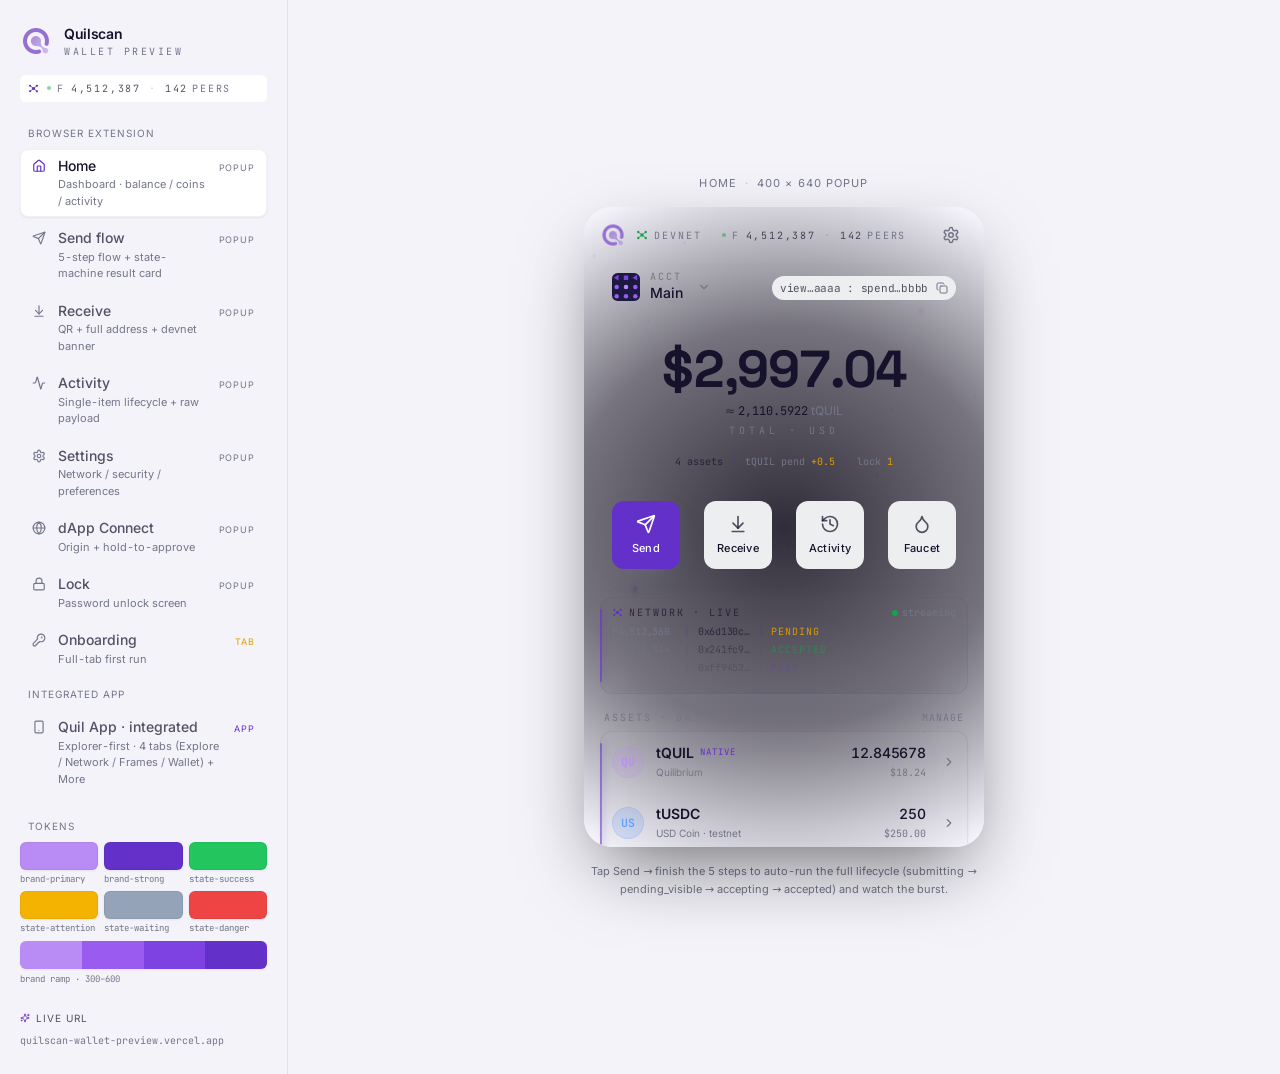
<file: index.html>
<!doctype html>
<html lang="zh-CN">
  <head>
    <meta charset="UTF-8" />
    <meta name="viewport" content="width=device-width, initial-scale=1.0" />
    <title>Quilscan Wallet · Preview</title>
    <!-- fonts are self-hosted (bundled via @fontsource): external font CDNs
         are render-blocking and unreachable on some networks -->
    <script type="module" crossorigin src="./assets/index-hF5YzxLl.js"></script>
    <link rel="stylesheet" crossorigin href="./assets/index-Dc8z_per.css">
  </head>
  <body>
    <div id="root"></div>
  </body>
</html>
</file>
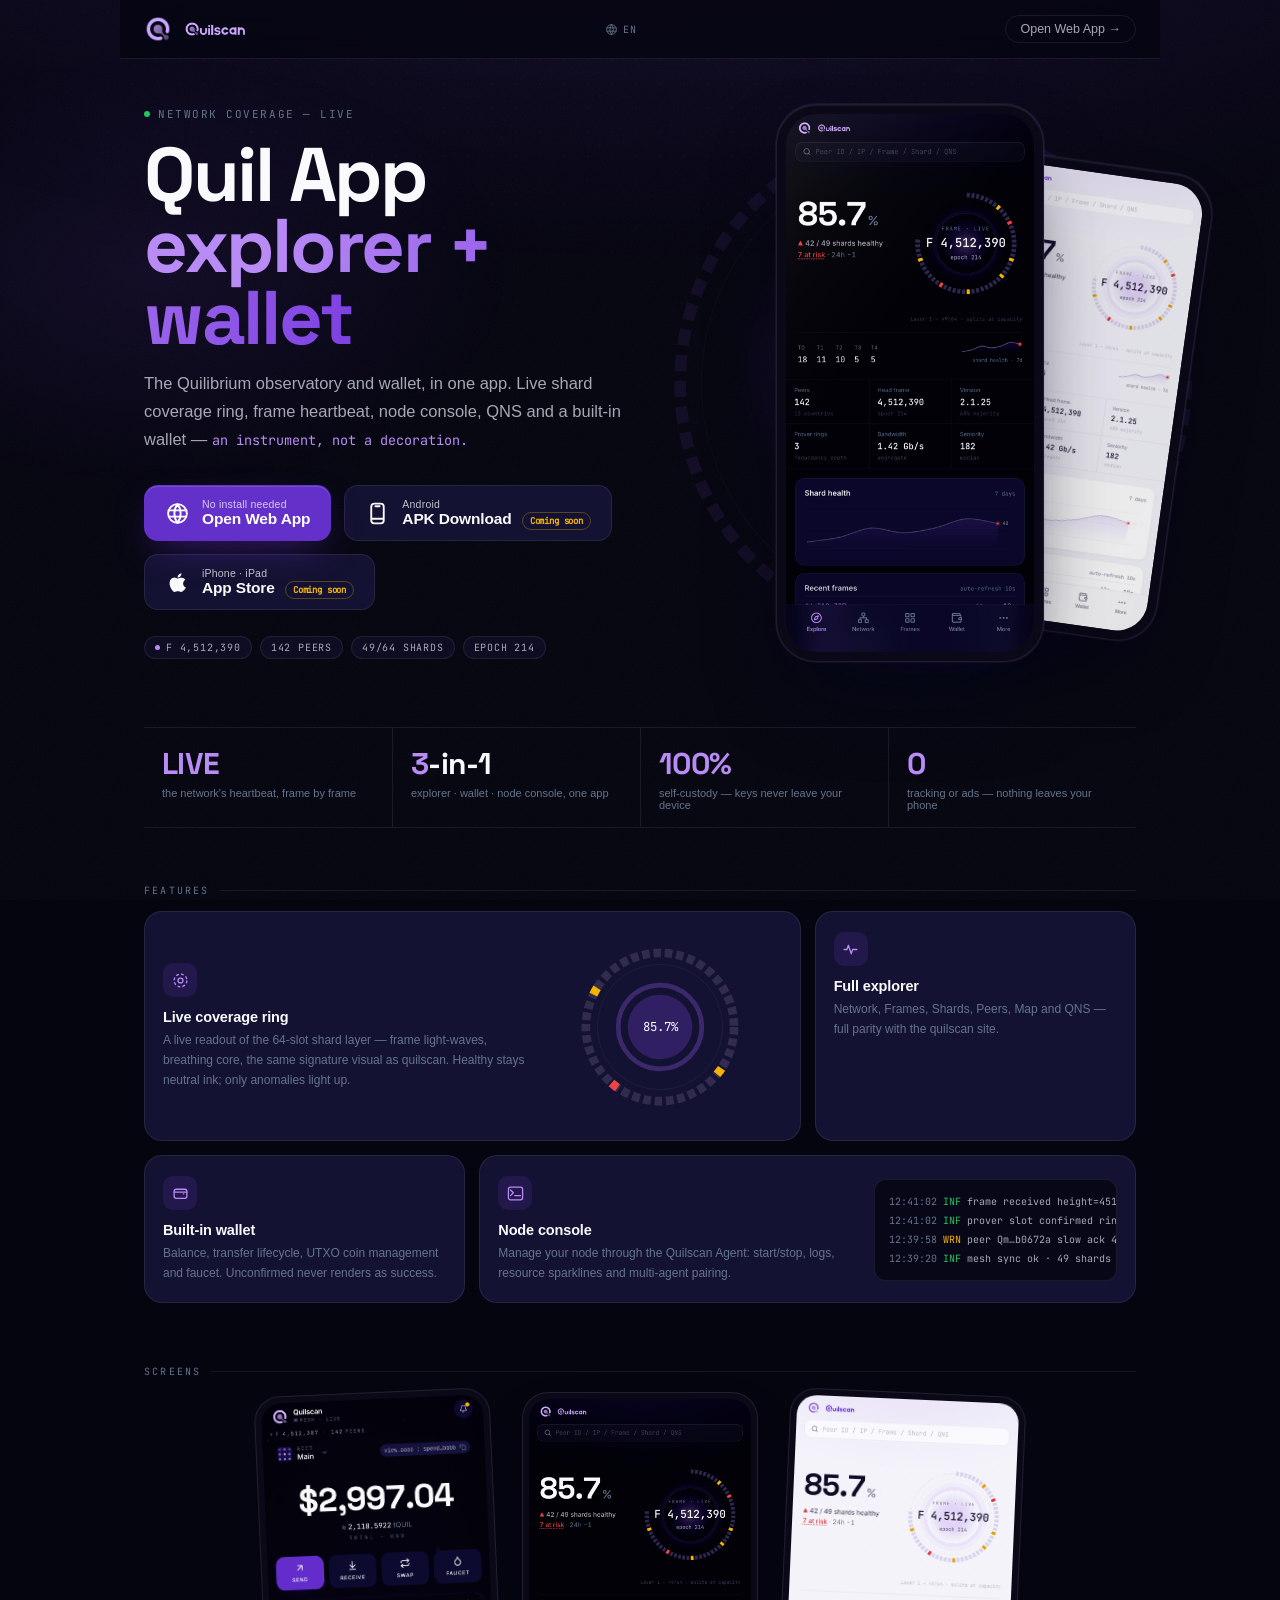
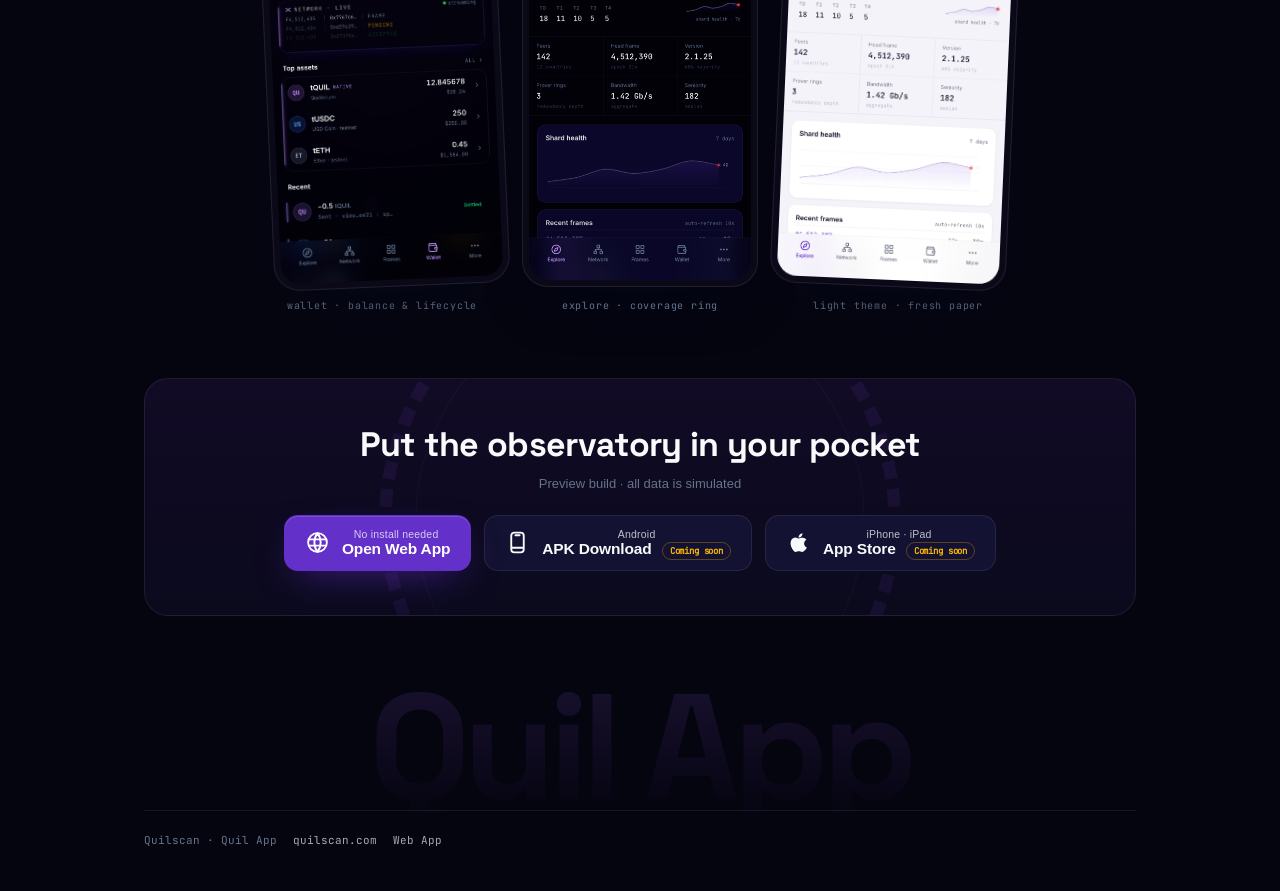
<file: download/index.html>
<!doctype html>
<html lang="en">
<head>
<meta charset="utf-8" />
<meta name="viewport" content="width=device-width, initial-scale=1" />
<title>Quil App — Quilibrium explorer + wallet</title>
<meta name="description" content="Quil App — the Quilibrium observatory and wallet in one app. Live shard coverage, frame heartbeat, node console and a built-in wallet." />
<meta property="og:title" content="Quil App — explorer + wallet" />
<meta property="og:description" content="The Quilibrium observatory and wallet, in one app. Live shard coverage ring, frame heartbeat, node console, QNS and a built-in wallet." />
<meta property="og:image" content="https://ethan-mr.github.io/quil-app-preview/download/img/01-dark-explore.png" />
<meta property="og:type" content="website" />
<style>
  /* Quilscan design tokens — cosmos (mirrors the app's tokens.css) */
  @font-face {
    font-family: 'Space Grotesk';
    src: url('./fonts/space-grotesk-latin-700-normal.woff2') format('woff2');
    font-weight: 700; font-display: swap;
  }
  @font-face {
    font-family: 'JetBrains Mono';
    src: url('./fonts/jetbrains-mono-latin-400-normal.woff2') format('woff2');
    font-weight: 400; font-display: swap;
  }
  :root {
    --bg-canvas: #050510;
    --bg-surface: #141232;
    --bg-elevated: #1c1940;
    --border-subtle: rgba(255,255,255,0.08);
    --brand-300: #b98cf5; --brand-400: #9a5cf0; --brand-500: #7f42e2; --brand-600: #6330ca;
    --text-primary: #f8fafc;
    --text-secondary: rgba(226,232,240,0.72);
    --text-tertiary: #64748b;
    --state-success: #22c55e;
    --state-attention: #f5b301;
    --sans: -apple-system, BlinkMacSystemFont, 'Segoe UI', 'PingFang SC', 'Hiragino Sans GB', 'Microsoft YaHei', sans-serif;
    --mono: 'JetBrains Mono', ui-monospace, SFMono-Regular, Menlo, monospace;
    --display: 'Space Grotesk', var(--sans);
    --ease: cubic-bezier(.22,1,.36,1);
  }
  * { margin: 0; padding: 0; box-sizing: border-box; }
  ::selection { background: var(--brand-500); color: #fff; }
  a:focus-visible, .btn:focus-visible { outline: 2px solid var(--brand-400); outline-offset: 3px; border-radius: 14px; }
  html { scroll-behavior: smooth; }
  body {
    background: var(--bg-canvas);
    color: var(--text-primary);
    font-family: var(--sans);
    -webkit-font-smoothing: antialiased;
    min-height: 100vh;
    overflow-x: hidden;
  }
  .wash {
    position: fixed; inset: 0; pointer-events: none; z-index: 0;
    background:
      radial-gradient(130% 70% at 50% -20%, rgba(127,66,226,0.17) 0%, rgba(127,66,226,0.05) 45%, transparent 70%);
  }
  .wash2 {
    position: fixed; inset: 0; pointer-events: none; z-index: 0;
    background: radial-gradient(40% 34% at 12% 30%, rgba(127,66,226,.10) 0%, transparent 70%);
  }
  .noise {
    position: fixed; inset: 0; pointer-events: none; z-index: 2; opacity: .05;
    background-image: url("data:image/svg+xml,%3Csvg xmlns='http://www.w3.org/2000/svg' width='160' height='160'%3E%3Cfilter id='n'%3E%3CfeTurbulence type='fractalNoise' baseFrequency='0.9' numOctaves='2'/%3E%3CfeColorMatrix values='0 0 0 0 1 0 0 0 0 1 0 0 0 0 1 0 0 0 0.6 0'/%3E%3C/filter%3E%3Crect width='160' height='160' filter='url(%23n)'/%3E%3C/svg%3E");
  }
  .grid-tex {
    position: fixed; inset: 0; pointer-events: none; z-index: 0;
    background-image:
      radial-gradient(rgba(154,92,240,0.05) 1px, transparent 1px),
      radial-gradient(rgba(154,92,240,0.05) 1px, transparent 1px);
    background-size: 24px 24px, 24px 24px;
    background-position: 0 0, 12px 12px;
    mask-image: radial-gradient(100% 60% at 50% 0%, black 0%, transparent 80%);
    -webkit-mask-image: radial-gradient(100% 60% at 50% 0%, black 0%, transparent 80%);
  }
  .page { position: relative; z-index: 3; max-width: 1040px; margin: 0 auto; padding: 0 24px; }

  /* entrance rhythm — rare, strong ease-out */
  .rise { animation: rise .5s var(--ease) both; animation-delay: var(--d, 0ms); }
  @keyframes rise { from { opacity: 0; transform: translateY(14px); } to { opacity: 1; transform: none; } }
  @media (prefers-reduced-motion: reduce) { .rise { animation: none } }

  header.top {
    position: sticky; top: 0; z-index: 7;
    display: flex; align-items: center; gap: 12px;
    padding: 15px 24px; margin: 0 -24px;
    background: rgba(5,5,16,.72);
    backdrop-filter: blur(14px); -webkit-backdrop-filter: blur(14px);
    border-bottom: 1px solid var(--border-subtle);
  }
  header.top .web {
    margin-left: auto; font-size: 12.5px; color: var(--text-secondary); text-decoration: none;
    border: 1px solid var(--border-subtle); border-radius: 999px; padding: 6px 14px;
    transition: color .2s, border-color .2s;
  }
  header.top .web:hover { color: var(--brand-300); border-color: rgba(185,140,245,.4); }
  .langs {
    margin-left: auto; display: flex; align-items: center; gap: 5px;
    color: var(--text-tertiary); cursor: pointer; transition: color .2s;
  }
  .langs:hover { color: var(--text-secondary); }
  .langs svg { width: 13px; height: 13px; }
  .langs select {
    appearance: none; -webkit-appearance: none;
    background: none; border: none; outline: none; cursor: pointer;
    font-family: var(--mono); font-size: 10px; letter-spacing: .06em;
    color: inherit; padding: 4px 0;
  }
  .langs + .web { margin-left: 0; }

  /* ───────── hero ───────── */
  .hero {
    display: grid; grid-template-columns: 1.05fr 0.95fr; gap: 40px;
    align-items: center; padding: 44px 0 30px;
  }
  @media (max-width: 840px) { .hero { grid-template-columns: 1fr; padding: 20px 0 24px; gap: 52px; } }

  .eyebrow {
    font-family: var(--mono); font-size: 11px; letter-spacing: 0.14em;
    text-transform: uppercase; color: var(--text-tertiary);
    display: flex; align-items: center; gap: 8px;
  }
  .eyebrow .dot {
    width: 6px; height: 6px; border-radius: 50%; background: var(--state-success);
    animation: breathe 3.8s ease-in-out infinite;
  }
  @keyframes breathe { 0%,100% { opacity: .35 } 50% { opacity: 1 } }
  @media (prefers-reduced-motion: reduce) { .eyebrow .dot { animation: none } }

  h1 {
    font-family: var(--display); font-weight: 700;
    font-size: clamp(46px, 7vw, 76px); letter-spacing: -0.03em; line-height: 0.94;
    margin: 18px 0 16px;
  }
  h1 .accent {
    background: linear-gradient(100deg, var(--brand-300) 10%, var(--brand-500) 45%, var(--brand-300) 90%);
    background-size: 220% 100%;
    -webkit-background-clip: text; background-clip: text; color: transparent;
    animation: sheen 9s ease-in-out infinite alternate;
  }
  @keyframes sheen { from { background-position: 0% 0 } to { background-position: 100% 0 } }
  @media (prefers-reduced-motion: reduce) { h1 .accent { animation: none } }
  .sub { color: var(--text-secondary); font-size: 16.5px; line-height: 1.7; max-width: 29em; }
  .sub .m { font-family: var(--mono); font-size: 13.5px; color: var(--brand-300); }

  .dl-row { display: flex; flex-wrap: wrap; gap: 13px; margin-top: 32px; }
  .btn {
    display: flex; align-items: center; gap: 12px;
    border-radius: 14px; padding: 12px 20px; text-decoration: none;
    transition: transform .14s var(--ease), background-color .2s, box-shadow .25s;
    border: 1px solid var(--border-subtle);
  }
  .btn:active { transform: scale(.98); }
  .btn .ic { width: 25px; height: 25px; flex: none; }
  .btn small { display: block; font-size: 10.5px; opacity: .75; letter-spacing: .02em; }
  .btn b { display: block; font-size: 15.5px; letter-spacing: -0.01em; }
  .btn-apk {
    background: var(--brand-600); color: #fff; border-color: transparent;
    box-shadow: 0 14px 38px -14px rgba(99,48,202,.65), inset 0 1px 0 rgba(255,255,255,.14);
  }
  .btn-apk { position: relative; overflow: hidden; }
  .btn-apk::before {
    content: ''; position: absolute; top: 0; bottom: 0; width: 46%; left: -60%;
    background: linear-gradient(100deg, transparent, rgba(255,255,255,.22), transparent);
    transform: skewX(-18deg); transition: left .55s var(--ease);
  }
  .btn-apk:hover::before { left: 130%; }
  .btn-apk:hover { background: var(--brand-500); transform: translateY(-1.5px); }
  .btn-store { background: var(--bg-surface); color: var(--text-primary); }
  .btn-store:hover { background: var(--bg-elevated); transform: translateY(-1.5px); }
  .btn-store .soon {
    font-family: var(--mono); font-size: 9px; color: var(--state-attention);
    border: 1px solid rgba(245,179,1,.3); border-radius: 999px; padding: 2px 7px; margin-left: 6px;
  }
  .ticker { display: flex; flex-wrap: wrap; gap: 8px; margin-top: 26px; }
  .ticker .t {
    font-family: var(--mono); font-size: 10px; letter-spacing: .08em;
    color: var(--text-secondary); border: 1px solid var(--border-subtle);
    border-radius: 999px; padding: 4px 10px; display: inline-flex; align-items: center; gap: 6px;
    background: rgba(20,18,50,.5);
  }
  .ticker .t i {
    width: 5px; height: 5px; border-radius: 50%; background: var(--brand-300);
    animation: breathe 3.8s ease-in-out infinite;
  }
  @media (prefers-reduced-motion: reduce) { .ticker .t i { animation: none } }
  .apk-meta { font-family: var(--mono); font-size: 10.5px; color: var(--text-tertiary); margin-top: 14px; }
  .apk-meta .sep { opacity: .4; margin: 0 6px; }

  /* ── dual-phone composition ── */
  .stage { position: relative; display: flex; justify-content: center; min-height: 560px; align-items: center; }
  .stage .halo {
    position: absolute; inset: 6% -8% 4% -8%; pointer-events: none;
    background: radial-gradient(52% 46% at 55% 46%, rgba(127,66,226,.32) 0%, rgba(127,66,226,.08) 55%, transparent 75%);
    filter: blur(2px);
  }
  .stage .orbit {
    position: absolute; width: 520px; height: 520px; top: 50%; left: 55%;
    transform: translate(-50%, -50%); pointer-events: none; opacity: .55;
  }
  .phone {
    width: min(268px, 62vw); border-radius: 40px; padding: 9px;
    background: #0b0918;
    border: 1px solid rgba(255,255,255,0.09);
    box-shadow:
      0 44px 90px -32px rgba(2,6,23,.9),
      0 0 0 1px rgba(154,92,240,0.12),
      inset 0 1px 0 rgba(255,255,255,0.06);
  }
  .phone { position: relative; }
  .phone::after {
    content: ''; position: absolute; inset: 9px; border-radius: 31px; pointer-events: none;
    background: linear-gradient(128deg, rgba(255,255,255,.08) 0%, rgba(255,255,255,.02) 22%, transparent 40%);
  }
  .phone img { display: block; width: 100%; border-radius: 31px; }
  .stage::after {
    content: ''; position: absolute; left: 50%; bottom: -6px; width: 74%; height: 46px;
    transform: translateX(-46%); border-radius: 50%;
    background: radial-gradient(50% 50% at 50% 50%, rgba(99,48,202,.35), transparent 70%);
    filter: blur(14px); pointer-events: none;
  }
  .phone.main { position: relative; z-index: 2; animation: floaty 7s ease-in-out infinite; }
  .phone.ghost {
    position: absolute; z-index: 1; width: min(228px, 52vw);
    right: 2%; top: 9%; transform: rotate(8deg) translateX(26%);
    opacity: .92;
  }
  @media (max-width: 460px) { .phone.ghost { display: none } }
  @keyframes floaty { 0%,100% { transform: translateY(0) } 50% { transform: translateY(-10px) } }
  @media (prefers-reduced-motion: reduce) { .phone.main { animation: none } }

  /* ───────── stats band ───────── */
  .band {
    display: grid; grid-template-columns: repeat(4, 1fr);
    border-top: 1px solid var(--border-subtle); border-bottom: 1px solid var(--border-subtle);
    margin: 34px 0 56px;
  }
  @media (max-width: 720px) { .band { grid-template-columns: repeat(2, 1fr) } }
  .band > div { padding: 16px 18px; border-left: 1px solid var(--border-subtle); min-width: 0; transition: background-color .25s; }
  .band > div:hover { background: rgba(255,255,255,.02); }
  .band > div:first-child { border-left: 0 }
  @media (max-width: 720px) { .band > div:nth-child(3) { border-left: 0 } .band > div:nth-child(n+3) { border-top: 1px solid var(--border-subtle) } }
  .band .v { font-family: var(--display); font-weight: 700; font-size: 30px; letter-spacing: -0.02em; }
  .band .v em { font-style: normal; color: var(--brand-300); }
  .band .k { font-size: 11px; color: var(--text-tertiary); margin-top: 4px; }

  /* ───────── sections ───────── */
  .sec-eyebrow {
    font-family: var(--mono); font-size: 10px; letter-spacing: .22em; text-transform: uppercase;
    color: var(--text-tertiary); margin-bottom: 14px; display: flex; align-items: center; gap: 10px;
  }
  .sec-eyebrow::after { content: ''; flex: 1; height: 1px; background: var(--border-subtle); }

  .features { display: grid; grid-template-columns: repeat(6, 1fr); gap: 14px; padding-bottom: 62px; }
  .feat.w4 { grid-column: span 4; display: grid; grid-template-columns: 1.2fr .8fr; gap: 12px; align-items: center; }
  .feat.w2 { grid-column: span 2; }
  @media (max-width: 840px) {
    .features { grid-template-columns: 1fr; }
    .feat.w4, .feat.w2 { grid-column: span 1; }
    .feat.w4 { grid-template-columns: 1fr; }
  }
  .mini-ring { width: 100%; max-width: 190px; margin: 0 auto; display: block; }
  .term {
    background: rgba(5,5,16,.75); border: 1px solid var(--border-subtle); border-radius: 12px;
    padding: 12px 14px; font-family: var(--mono); font-size: 10px; line-height: 1.9;
    color: var(--text-secondary); overflow: hidden; white-space: nowrap;
  }
  .term .ok { color: var(--state-success); }
  .term .warn { color: var(--state-attention); }
  .term .dim { color: var(--text-tertiary); }
  .feat {
    position: relative; overflow: hidden;
    background: var(--bg-surface); border: 1px solid var(--border-subtle);
    border-radius: 18px; padding: 20px 18px 18px;
    transition: transform .22s var(--ease), border-color .25s;
  }
  .feat::before {
    content: ''; position: absolute; inset: 0 0 auto 0; height: 1px;
    background: linear-gradient(90deg, transparent, rgba(185,140,245,.5), transparent);
    opacity: 0; transition: opacity .25s;
  }
  .feat:hover { transform: translateY(-3px); border-color: rgba(154,92,240,.3); }
  .feat:hover .glyph { box-shadow: 0 0 20px rgba(154,92,240,.35); }
  .feat .glyph { transition: box-shadow .3s; }
  .feat:hover::before { opacity: 1 }
  .feat .glyph {
    width: 34px; height: 34px; border-radius: 10px; display: flex; align-items: center; justify-content: center;
    background: rgba(127,66,226,.14); margin-bottom: 12px;
  }
  .feat .glyph svg { width: 17px; height: 17px; stroke: var(--brand-300); }
  .feat h3 { font-size: 14.5px; margin: 0 0 6px; letter-spacing: -0.01em; }
  .feat p { font-size: 12px; color: var(--text-tertiary); line-height: 1.65; }

  /* ───────── screens gallery ───────── */
  .shots { display: flex; gap: 22px; justify-content: center; flex-wrap: wrap; padding-bottom: 66px; }
  .shot { text-align: center; }
  .shot .mini {
    width: min(236px, 60vw); border-radius: 26px; padding: 6px;
    background: #0b0918; border: 1px solid rgba(255,255,255,0.09);
    box-shadow: 0 26px 60px -28px rgba(2,6,23,.85);
    transition: transform .25s var(--ease), box-shadow .3s;
  }
  .shot:nth-child(1) .mini { transform: rotate(-2.5deg) }
  .shot:nth-child(3) .mini { transform: rotate(2.5deg) }
  .shot .mini:hover { transform: translateY(-6px) rotate(0deg); box-shadow: 0 34px 70px -26px rgba(99,48,202,.5); }
  .shot img { display: block; width: 100%; border-radius: 20px; }
  .shot figcaption { font-family: var(--mono); font-size: 10px; color: var(--text-tertiary); margin-top: 12px; letter-spacing: .08em; }

  /* ───────── bottom cta ───────── */
  .cta {
    text-align: center; border: 1px solid var(--border-subtle); border-radius: 24px;
    padding: 44px 24px; margin-bottom: 56px; position: relative; overflow: hidden;
    background: linear-gradient(180deg, rgba(127,66,226,.10), rgba(20,18,50,.4));
  }
  .cta-orbit {
    position: absolute; width: 560px; height: 560px; left: 50%; top: 50%;
    transform: translate(-50%, -46%); pointer-events: none; opacity: .6;
  }
  .cta h2, .cta p, .cta .dl-row { position: relative; }
  .cta h2 { font-family: var(--display); font-size: clamp(24px, 4vw, 34px); letter-spacing: -0.02em; margin-bottom: 10px; }
  .cta p { color: var(--text-tertiary); font-size: 13px; margin-bottom: 24px; }
  .cta .dl-row { justify-content: center; margin-top: 0; }

  .ghost-mark {
    font-family: var(--display); font-weight: 700; text-align: center;
    font-size: clamp(72px, 13vw, 150px); letter-spacing: -0.045em; line-height: 1;
    background: linear-gradient(180deg, rgba(154,92,240,.14), rgba(154,92,240,0));
    -webkit-background-clip: text; background-clip: text; color: transparent;
    user-select: none; margin-bottom: -12px;
  }
  footer {
    border-top: 1px solid var(--border-subtle);
    padding: 22px 0 44px; display: flex; align-items: center; gap: 16px; flex-wrap: wrap;
    font-family: var(--mono); font-size: 11px; color: var(--text-tertiary);
  }
  footer a { color: var(--text-secondary); text-decoration: none; }
  footer a:hover { color: var(--brand-300); }
</style>
</head>
<body>
<div class="wash"></div>
<div class="wash2"></div>
<div class="grid-tex"></div>
<div class="noise"></div>
<div class="page">

  <header class="top rise" style="--d:0ms">
    <img src="../quilscan-icon.png" alt="" width="28" height="28" />
    <img src="../quilscan-logo.png" alt="Quilscan" height="16" style="height:16px;width:auto" />
    <label class="langs" aria-label="Language">
      <svg viewBox="0 0 24 24" fill="none" stroke="currentColor" stroke-width="1.6" aria-hidden="true">
        <circle cx="12" cy="12" r="9"/><path d="M3.6 9h16.8M3.6 15h16.8M12 3a15 15 0 010 18M12 3a15 15 0 000 18" stroke-linecap="round"/>
      </svg>
      <select id="lang-sel">
        <option value="en">EN</option>
        <option value="zh-Hant">繁體</option>
        <option value="fr">FR</option>
        <option value="ja">JA</option>
      </select>
    </label>
    <a class="web" href="../?app=1"><span data-i18n="headerWeb">Open Web App</span> →</a>
  </header>

  <section class="hero">
    <div>
      <div class="eyebrow rise" style="--d:40ms"><span class="dot"></span>network coverage — live</div>
      <h1 class="rise" style="--d:80ms">Quil App<br /><span class="accent">explorer + wallet</span></h1>
      <p class="sub rise" style="--d:130ms" data-i18n-html="sub">
        The Quilibrium observatory and wallet, in one app. Live shard coverage
        ring, frame heartbeat, node console, QNS and a built-in wallet —
        <span class="m">an instrument, not a decoration.</span>
      </p>

      <div class="dl-row rise" style="--d:180ms">
        <a class="btn btn-apk" href="../?app=1">
          <svg class="ic" viewBox="0 0 24 24" fill="none" stroke="currentColor" stroke-width="1.8">
            <circle cx="12" cy="12" r="9"/><path d="M3.6 9h16.8M3.6 15h16.8M12 3a15 15 0 010 18M12 3a15 15 0 000 18" stroke-linecap="round"/>
          </svg>
          <span><small data-i18n="webSmall">No install needed</small><b data-i18n="webBig">Open Web App</b></span>
        </a>
        <a class="btn btn-store" href="#" aria-disabled="true" onclick="return false">
          <svg class="ic" viewBox="0 0 24 24" fill="none" stroke="currentColor" stroke-width="1.8">
            <rect x="6" y="2.5" width="12" height="19" rx="3"/><path d="M10 5h4M7 17h10" stroke-linecap="round"/>
          </svg>
          <span><small>Android</small><b data-i18n="apkBig">APK Download <span class="soon">Coming soon</span></b></span>
        </a>
        <a class="btn btn-store" href="#" aria-disabled="true" onclick="return false">
          <svg class="ic" viewBox="0 0 24 24" fill="currentColor">
            <path d="M17.05 20.28c-.98.95-2.05.86-3.08.38-1.09-.5-2.08-.48-3.24 0-1.44.62-2.2.44-3.06-.38C2.79 15.25 3.51 7.59 9.05 7.31c1.35.07 2.29.74 3.08.79.79.05 2.28-.8 3.85-.68 1.6.13 2.8.77 3.6 1.94-3.23 1.94-2.7 6.28.47 7.55-.63 1.34-1.42 2.66-3 3.37zM12.03 7.25c-.15-2.23 1.66-4.07 3.74-4.25.29 2.58-2.34 4.5-3.74 4.25z"/>
          </svg>
          <span><small>iPhone · iPad</small><b>App Store <span class="soon" data-i18n="soon">Coming soon</span></b></span>
        </a>
      </div>
      <div class="ticker rise" style="--d:210ms">
        <span class="t"><i></i>F 4,512,390</span>
        <span class="t">142 PEERS</span>
        <span class="t">49/64 SHARDS</span>
        <span class="t">EPOCH 214</span>
      </div>

    </div>

    <div class="stage rise" style="--d:160ms">
      <div class="halo"></div>
      <!-- decorative orbit ring (signature motif, quiet) -->
      <svg class="orbit" viewBox="0 0 440 440" aria-hidden="true">
        <circle cx="220" cy="220" r="196" fill="none" stroke="rgba(255,255,255,.05)" stroke-width="1"/>
        <circle cx="220" cy="220" r="214" fill="none" stroke="rgba(154,92,240,.16)" stroke-width="10"
          stroke-dasharray="14 8"/>
      </svg>
      <div class="phone main"><img src="./img/01-dark-explore.png" alt="Quil App — Explore 首页(暗色)" /></div>
      <div class="phone ghost"><img src="./img/06-light-explore.png" alt="Quil App — Explore 首页(亮色)" loading="lazy" /></div>
    </div>
  </section>

  <section class="band rise" style="--d:60ms">
    <div><div class="v"><em>LIVE</em></div><div class="k" data-i18n="band1">the network's heartbeat, frame by frame</div></div>
    <div><div class="v"><em>3</em>-in-1</div><div class="k" data-i18n="band2">explorer · wallet · node console, one app</div></div>
    <div><div class="v"><em>100%</em></div><div class="k" data-i18n="band3">self-custody — keys never leave your device</div></div>
    <div><div class="v"><em>0</em></div><div class="k" data-i18n="band4">tracking or ads — nothing leaves your phone</div></div>
  </section>

  <section>
    <div class="sec-eyebrow">features</div>
    <div class="features">
      <div class="feat w4">
        <div>
          <div class="glyph"><svg viewBox="0 0 24 24" fill="none" stroke-width="1.8"><circle cx="12" cy="12" r="9" stroke-dasharray="4 3"/><circle cx="12" cy="12" r="3.5"/></svg></div>
          <h3 data-i18n="f1t">Live coverage ring</h3>
          <p data-i18n="f1b">A live readout of the 64-slot shard layer — frame light-waves, breathing core, the same signature visual as quilscan. Healthy stays neutral ink; only anomalies light up.</p>
        </div>
        <svg class="mini-ring" viewBox="0 0 200 200" aria-hidden="true">
          <circle cx="100" cy="100" r="66" fill="none" stroke="rgba(255,255,255,.05)" stroke-width="1"/>
          <circle cx="100" cy="100" r="78" fill="none" stroke="#322c4c" stroke-width="9" stroke-dasharray="8 4"/>
          <circle cx="100" cy="100" r="78" fill="none" stroke="#f5b301" stroke-width="9" stroke-dasharray="8 226" stroke-dashoffset="-46"/>
          <circle cx="100" cy="100" r="78" fill="none" stroke="#ef4444" stroke-width="9" stroke-dasharray="8 482" stroke-dashoffset="-170"/>
          <circle cx="100" cy="100" r="34" fill="rgba(127,66,226,.28)"/>
          <circle cx="100" cy="100" r="44" fill="none" stroke="rgba(154,92,240,.3)" stroke-width="5"/>
          <text x="100" y="104" text-anchor="middle" font-family="JetBrains Mono, monospace" font-size="13" fill="#f8fafc">85.7%</text>
        </svg>
      </div>
      <div class="feat w2">
        <div class="glyph"><svg viewBox="0 0 24 24" fill="none" stroke-width="1.8"><path d="M3 12h4l2-6 4 12 2-6h6" stroke-linecap="round" stroke-linejoin="round"/></svg></div>
        <h3 data-i18n="f2t">Full explorer</h3>
        <p data-i18n="f2b">Network, Frames, Shards, Peers, Map and QNS — full parity with the quilscan site.</p>
      </div>
      <div class="feat w2">
        <div class="glyph"><svg viewBox="0 0 24 24" fill="none" stroke-width="1.8"><rect x="3" y="6" width="18" height="13" rx="3"/><path d="M16 12.5h.5M3 10h18" stroke-linecap="round"/></svg></div>
        <h3 data-i18n="f3t">Built-in wallet</h3>
        <p data-i18n="f3b">Balance, transfer lifecycle, UTXO coin management and faucet. Unconfirmed never renders as success.</p>
      </div>
      <div class="feat w4">
        <div>
          <div class="glyph"><svg viewBox="0 0 24 24" fill="none" stroke-width="1.8"><path d="M5 7l4 4-4 4M11 15h8" stroke-linecap="round" stroke-linejoin="round"/><rect x="2" y="3" width="20" height="18" rx="3"/></svg></div>
          <h3 data-i18n="f4t">Node console</h3>
          <p data-i18n="f4b">Manage your node through the Quilscan Agent: start/stop, logs, resource sparklines and multi-agent pairing.</p>
        </div>
        <div class="term" aria-hidden="true">
          <div><span class="dim">12:41:02</span> <span class="ok">INF</span> frame received height=4512390</div>
          <div><span class="dim">12:41:02</span> <span class="ok">INF</span> prover slot confirmed ring=1</div>
          <div><span class="dim">12:39:58</span> <span class="warn">WRN</span> peer Qm…b0672a slow ack 412ms</div>
          <div><span class="dim">12:39:20</span> <span class="ok">INF</span> mesh sync ok · 49 shards tracked</div>
        </div>
      </div>
    </div>
  </section>

  <section>
    <div class="sec-eyebrow">screens</div>
    <div class="shots">
      <figure class="shot">
        <div class="mini"><img src="./img/02-dark-home.png" alt="钱包首页" loading="lazy" /></div>
        <figcaption>wallet · balance &amp; lifecycle</figcaption>
      </figure>
      <figure class="shot">
        <div class="mini"><img src="./img/01-dark-explore.png" alt="Explore 暗色" loading="lazy" /></div>
        <figcaption>explore · coverage ring</figcaption>
      </figure>
      <figure class="shot">
        <div class="mini"><img src="./img/06-light-explore.png" alt="Explore 亮色" loading="lazy" /></div>
        <figcaption>light theme · fresh paper</figcaption>
      </figure>
    </div>
  </section>

  <section class="cta">
    <svg class="cta-orbit" viewBox="0 0 440 440" aria-hidden="true">
      <circle cx="220" cy="220" r="200" fill="none" stroke="rgba(154,92,240,.14)" stroke-width="10" stroke-dasharray="14 8"/>
      <circle cx="220" cy="220" r="176" fill="none" stroke="rgba(255,255,255,.05)" stroke-width="1"/>
    </svg>
    <h2 data-i18n="ctaH">Put the observatory in your pocket</h2>
    <p data-i18n="ctaP">Preview build · all data is simulated</p>
    <div class="dl-row">
      <a class="btn btn-apk" href="../?app=1">
        <svg class="ic" viewBox="0 0 24 24" fill="none" stroke="currentColor" stroke-width="1.8">
          <circle cx="12" cy="12" r="9"/><path d="M3.6 9h16.8M3.6 15h16.8M12 3a15 15 0 010 18M12 3a15 15 0 000 18" stroke-linecap="round"/>
        </svg>
        <span><small data-i18n="webSmall">No install needed</small><b data-i18n="webBig">Open Web App</b></span>
      </a>
      <a class="btn btn-store" href="#" aria-disabled="true" onclick="return false">
        <svg class="ic" viewBox="0 0 24 24" fill="none" stroke="currentColor" stroke-width="1.8">
          <rect x="6" y="2.5" width="12" height="19" rx="3"/><path d="M10 5h4M7 17h10" stroke-linecap="round"/>
        </svg>
        <span><small>Android</small><b data-i18n="apkBig">APK Download <span class="soon" data-i18n="soon">Coming soon</span></b></span>
      </a>
      <a class="btn btn-store" href="#" aria-disabled="true" onclick="return false">
        <svg class="ic" viewBox="0 0 24 24" fill="currentColor">
          <path d="M17.05 20.28c-.98.95-2.05.86-3.08.38-1.09-.5-2.08-.48-3.24 0-1.44.62-2.2.44-3.06-.38C2.79 15.25 3.51 7.59 9.05 7.31c1.35.07 2.29.74 3.08.79.79.05 2.28-.8 3.85-.68 1.6.13 2.8.77 3.6 1.94-3.23 1.94-2.7 6.28.47 7.55-.63 1.34-1.42 2.66-3 3.37zM12.03 7.25c-.15-2.23 1.66-4.07 3.74-4.25.29 2.58-2.34 4.5-3.74 4.25z"/>
        </svg>
        <span><small>iPhone · iPad</small><b>App Store <span class="soon" data-i18n="soon">Coming soon</span></b></span>
      </a>
    </div>
  </section>

  <div class="ghost-mark" aria-hidden="true">Quil App</div>

  <footer>
    <span>Quilscan · Quil App</span>
    <a href="https://quilscan.com" target="_blank" rel="noopener">quilscan.com</a>
    <a href="../?app=1">Web App</a>
  </footer>
</div>
<script>
(function () {
  var I = {
    en: {
      headerWeb: 'Open Web App',
      sub: 'The Quilibrium observatory and wallet, in one app. Live shard coverage ring, frame heartbeat, node console, QNS and a built-in wallet — <span class="m">an instrument, not a decoration.</span>',
      webSmall: 'No install needed', webBig: 'Open Web App',
      apkBig: 'APK Download <span class="soon">Coming soon</span>', soon: 'Coming soon',
      band1: "the network's heartbeat, frame by frame", band2: 'explorer · wallet · node console, one app',
      band3: 'self-custody — keys never leave your device', band4: 'tracking or ads — nothing leaves your phone',
      f1t: 'Live coverage ring', f1b: 'A live readout of the 64-slot shard layer — frame light-waves, breathing core, the same signature visual as quilscan. Healthy stays neutral ink; only anomalies light up.',
      f2t: 'Full explorer', f2b: 'Network, Frames, Shards, Peers, Map and QNS — full parity with the quilscan site.',
      f3t: 'Built-in wallet', f3b: 'Balance, transfer lifecycle, UTXO coin management and faucet. Unconfirmed never renders as success.',
      f4t: 'Node console', f4b: 'Manage your node through the Quilscan Agent: start/stop, logs, resource sparklines and multi-agent pairing.',
      ctaH: 'Put the observatory in your pocket', ctaP: 'Preview build · all data is simulated'
    },
    'zh-Hant': {
      headerWeb: '開啟 Web 版',
      sub: 'Quilibrium 網路觀測台與錢包,合為一個 App。即時分片覆蓋環、幀心跳、節點控制台、QNS 與內建錢包 —— <span class="m">是儀器,不是裝飾。</span>',
      webSmall: '無需安裝', webBig: '開啟 Web 版',
      apkBig: 'APK 下載 <span class="soon">即將上架</span>', soon: '即將上架',
      band1: '逐幀更新的即時網路心跳', band2: '瀏覽器 · 錢包 · 節點控制台,一個 App',
      band3: '自我託管 —— 私鑰永不離開裝置', band4: '零追蹤零廣告 —— 資料不離開手機',
      f1t: '即時覆蓋環', f1b: '64 位分片層即時讀數,幀到達光波與呼吸核 —— 主站同源的簽名圖形。健康段中性墨,只有異常點亮。',
      f2t: '完整瀏覽器', f2b: 'Network、Frames、Shards、Peers、Map、QNS,與主站資訊架構對等。',
      f3t: '內建錢包', f3b: '餘額、轉帳生命週期、UTXO 幣管理與水龍頭,提交未確認永不顯示為成功。',
      f4t: '節點控制台', f4b: '透過 Quilscan Agent 管理節點:啟停、日誌、資源火花線與多代理綁定。',
      ctaH: '把觀測台裝進口袋', ctaP: '預覽版 · 全部資料為模擬資料'
    },
    fr: {
      headerWeb: 'Ouvrir la version Web',
      sub: "L\u2019observatoire Quilibrium et le portefeuille, r\u00e9unis dans une seule app. Anneau de couverture des shards en direct, battement de trames, console de n\u0153ud, QNS et portefeuille int\u00e9gr\u00e9 — <span class=\"m\">un instrument, pas une d\u00e9coration.</span>",
      webSmall: 'Sans installation', webBig: 'Ouvrir la version Web',
      apkBig: 'T\u00e9l\u00e9charger l\u2019APK <span class="soon">Bient\u00f4t disponible</span>', soon: 'Bient\u00f4t disponible',
      band1: 'le battement du r\u00e9seau, trame par trame', band2: 'explorateur · portefeuille · console de n\u0153ud, une seule app',
      band3: 'auto-conservation — vos cl\u00e9s restent sur votre appareil', band4: 'ni tra\u00e7age ni publicit\u00e9 — rien ne quitte votre t\u00e9l\u00e9phone',
      f1t: 'Anneau de couverture en direct', f1b: 'Lecture en direct de la couche de 64 shards — ondes de trames, c\u0153ur respirant, le visuel signature de quilscan. Le sain reste neutre ; seules les anomalies s\u2019allument.',
      f2t: 'Explorateur complet', f2b: 'Network, Frames, Shards, Peers, Map et QNS — parit\u00e9 compl\u00e8te avec le site quilscan.',
      f3t: 'Portefeuille int\u00e9gr\u00e9', f3b: 'Solde, cycle de vie des transferts, gestion des UTXO et robinet. Le non-confirm\u00e9 ne s\u2019affiche jamais comme r\u00e9ussi.',
      f4t: 'Console de n\u0153ud', f4b: 'G\u00e9rez votre n\u0153ud via le Quilscan Agent : d\u00e9marrage/arr\u00eat, journaux, ressources et multi-agents.',
      ctaH: 'L\u2019observatoire dans votre poche', ctaP: 'Version pr\u00e9liminaire · donn\u00e9es simul\u00e9es'
    },
    ja: {
      headerWeb: 'Web \u7248\u3092\u958b\u304f',
      sub: 'Quilibrium \u30cd\u30c3\u30c8\u30ef\u30fc\u30af\u89b3\u6e2c\u53f0\u3068\u30a6\u30a9\u30ec\u30c3\u30c8\u3092\u3001\u3072\u3068\u3064\u306e\u30a2\u30d7\u30ea\u306b\u3002\u30ea\u30a2\u30eb\u30bf\u30a4\u30e0\u306e\u30b7\u30e3\u30fc\u30c9\u30ab\u30d0\u30ec\u30c3\u30b8\u30ea\u30f3\u30b0\u3001\u30d5\u30ec\u30fc\u30e0\u30cf\u30fc\u30c8\u30d3\u30fc\u30c8\u3001\u30ce\u30fc\u30c9\u30b3\u30f3\u30bd\u30fc\u30eb\u3001QNS\u3001\u5185\u8535\u30a6\u30a9\u30ec\u30c3\u30c8 —— <span class="m">\u88c5\u98fe\u3067\u306f\u306a\u304f\u3001\u8a08\u5668\u3067\u3059\u3002</span>',
      webSmall: '\u30a4\u30f3\u30b9\u30c8\u30fc\u30eb\u4e0d\u8981', webBig: 'Web \u7248\u3092\u958b\u304f',
      apkBig: 'APK \u30c0\u30a6\u30f3\u30ed\u30fc\u30c9 <span class="soon">\u8fd1\u65e5\u516c\u958b</span>', soon: '\u8fd1\u65e5\u516c\u958b',
      band1: '\u30d5\u30ec\u30fc\u30e0\u3054\u3068\u306b\u523b\u3080\u30cd\u30c3\u30c8\u30ef\u30fc\u30af\u306e\u9f13\u52d5', band2: '\u30a8\u30af\u30b9\u30d7\u30ed\u30fc\u30e9\u30fc · \u30a6\u30a9\u30ec\u30c3\u30c8 · \u30ce\u30fc\u30c9\u30b3\u30f3\u30bd\u30fc\u30eb\u3092\u3072\u3068\u3064\u306b',
      band3: '\u30bb\u30eb\u30d5\u30ab\u30b9\u30c8\u30c7\u30a3 —— \u9375\u306f\u7aef\u672b\u304b\u3089\u51fa\u307e\u305b\u3093', band4: '\u30c8\u30e9\u30c3\u30ad\u30f3\u30b0\u30fb\u5e83\u544a\u30bc\u30ed —— \u30c7\u30fc\u30bf\u306f\u5916\u306b\u51fa\u307e\u305b\u3093',
      f1t: '\u30ea\u30a2\u30eb\u30bf\u30a4\u30e0\u30ab\u30d0\u30ec\u30c3\u30b8\u30ea\u30f3\u30b0', f1b: '64 \u30b9\u30ed\u30c3\u30c8\u306e\u30b7\u30e3\u30fc\u30c9\u5c64\u3092\u30ea\u30a2\u30eb\u30bf\u30a4\u30e0\u306b\u8aad\u307f\u53d6\u308b —— \u30d5\u30ec\u30fc\u30e0\u5149\u6ce2\u3068\u547c\u5438\u30b3\u30a2\u3001quilscan \u3068\u540c\u6e90\u306e\u30b7\u30b0\u30cd\u30c1\u30e3\u30d3\u30b8\u30e5\u30a2\u30eb\u3002\u5065\u5eb7\u306f\u30cb\u30e5\u30fc\u30c8\u30e9\u30eb\u3001\u7570\u5e38\u306e\u307f\u70b9\u706f\u3002',
      f2t: '\u30d5\u30eb\u30a8\u30af\u30b9\u30d7\u30ed\u30fc\u30e9\u30fc', f2b: 'Network\u3001Frames\u3001Shards\u3001Peers\u3001Map\u3001QNS —— \u672c\u7ad9\u3068\u540c\u7b49\u3002',
      f3t: '\u5185\u8535\u30a6\u30a9\u30ec\u30c3\u30c8', f3b: '\u6b8b\u9ad8\u3001\u9001\u91d1\u30e9\u30a4\u30d5\u30b5\u30a4\u30af\u30eb\u3001UTXO \u7ba1\u7406\u3001\u30d5\u30a9\u30fc\u30bb\u30c3\u30c8\u3002\u672a\u78ba\u8a8d\u306f\u6c7a\u3057\u3066\u6210\u529f\u3068\u8868\u793a\u3055\u308c\u307e\u305b\u3093\u3002',
      f4t: '\u30ce\u30fc\u30c9\u30b3\u30f3\u30bd\u30fc\u30eb', f4b: 'Quilscan Agent \u3067\u30ce\u30fc\u30c9\u3092\u7ba1\u7406\uff1a\u8d77\u52d5/\u505c\u6b62\u3001\u30ed\u30b0\u3001\u30ea\u30bd\u30fc\u30b9\u3001\u30de\u30eb\u30c1\u30a8\u30fc\u30b8\u30a7\u30f3\u30c8\u3002',
      ctaH: '\u89b3\u6e2c\u53f0\u3092\u30dd\u30b1\u30c3\u30c8\u306b', ctaP: '\u30d7\u30ec\u30d3\u30e5\u30fc\u7248 · \u3059\u3079\u3066\u306e\u30c7\u30fc\u30bf\u306f\u30b7\u30df\u30e5\u30ec\u30fc\u30b7\u30e7\u30f3'
    }
  };
  var KEY = 'quil-dl-lang';
  function detect() {
    try { var st = localStorage.getItem(KEY); if (st && I[st]) return st; } catch (e) {}
    var n = (navigator.language || 'en').toLowerCase();
    if (n.indexOf('zh-tw') === 0 || n.indexOf('zh-hk') === 0 || n.indexOf('zh-hant') === 0) return 'zh-Hant';
    if (n.indexOf('fr') === 0) return 'fr';
    if (n.indexOf('ja') === 0) return 'ja';
    return 'en';
  }
  function apply(lang) {
    var d = I[lang] || I.en;
    document.querySelectorAll('[data-i18n]').forEach(function (el) {
      var v = d[el.getAttribute('data-i18n')];
      if (v != null) el.innerHTML = v;
    });
    document.querySelectorAll('[data-i18n-html]').forEach(function (el) {
      var v = d[el.getAttribute('data-i18n-html')];
      if (v != null) el.innerHTML = v;
    });
    document.documentElement.lang = lang === 'zh-Hant' ? 'zh-Hant' : lang;
    var sel = document.getElementById('lang-sel');
    if (sel) sel.value = lang;
    try { localStorage.setItem(KEY, lang); } catch (e) {}
  }
  var sel = document.getElementById('lang-sel');
  if (sel) sel.addEventListener('change', function () { apply(sel.value); });
  apply(detect());
})();
</script>
</body>
</html>
</file>
<file: assets/index-Dc8z_per.css>
@font-face{font-family:Inter;font-style:normal;font-display:swap;font-weight:400;src:url(./inter-cyrillic-ext-400-normal-BQZuk6qB.woff2) format("woff2"),url(./inter-cyrillic-ext-400-normal-DQukG94-.woff) format("woff");unicode-range:U+0460-052F,U+1C80-1C8A,U+20B4,U+2DE0-2DFF,U+A640-A69F,U+FE2E-FE2F}@font-face{font-family:Inter;font-style:normal;font-display:swap;font-weight:400;src:url(./inter-cyrillic-400-normal-obahsSVq.woff2) format("woff2"),url(./inter-cyrillic-400-normal-HOLc17fK.woff) format("woff");unicode-range:U+0301,U+0400-045F,U+0490-0491,U+04B0-04B1,U+2116}@font-face{font-family:Inter;font-style:normal;font-display:swap;font-weight:400;src:url(./inter-greek-ext-400-normal-DGGRlc-M.woff2) format("woff2"),url(./inter-greek-ext-400-normal-KugGGMne.woff) format("woff");unicode-range:U+1F00-1FFF}@font-face{font-family:Inter;font-style:normal;font-display:swap;font-weight:400;src:url(./inter-greek-400-normal-B4URO6DV.woff2) format("woff2"),url(./inter-greek-400-normal-q2sYcFCs.woff) format("woff");unicode-range:U+0370-0377,U+037A-037F,U+0384-038A,U+038C,U+038E-03A1,U+03A3-03FF}@font-face{font-family:Inter;font-style:normal;font-display:swap;font-weight:400;src:url(./inter-vietnamese-400-normal-DMkecbls.woff2) format("woff2"),url(./inter-vietnamese-400-normal-Bbgyi5SW.woff) format("woff");unicode-range:U+0102-0103,U+0110-0111,U+0128-0129,U+0168-0169,U+01A0-01A1,U+01AF-01B0,U+0300-0301,U+0303-0304,U+0308-0309,U+0323,U+0329,U+1EA0-1EF9,U+20AB}@font-face{font-family:Inter;font-style:normal;font-display:swap;font-weight:400;src:url(./inter-latin-ext-400-normal-C1nco2VV.woff2) format("woff2"),url(./inter-latin-ext-400-normal-77YHD8bZ.woff) format("woff");unicode-range:U+0100-02BA,U+02BD-02C5,U+02C7-02CC,U+02CE-02D7,U+02DD-02FF,U+0304,U+0308,U+0329,U+1D00-1DBF,U+1E00-1E9F,U+1EF2-1EFF,U+2020,U+20A0-20AB,U+20AD-20C0,U+2113,U+2C60-2C7F,U+A720-A7FF}@font-face{font-family:Inter;font-style:normal;font-display:swap;font-weight:400;src:url(./inter-latin-400-normal-C38fXH4l.woff2) format("woff2"),url(./inter-latin-400-normal-CyCys3Eg.woff) format("woff");unicode-range:U+0000-00FF,U+0131,U+0152-0153,U+02BB-02BC,U+02C6,U+02DA,U+02DC,U+0304,U+0308,U+0329,U+2000-206F,U+20AC,U+2122,U+2191,U+2193,U+2212,U+2215,U+FEFF,U+FFFD}@font-face{font-family:Inter;font-style:normal;font-display:swap;font-weight:500;src:url(./inter-cyrillic-ext-500-normal-B0yAr1jD.woff2) format("woff2"),url(./inter-cyrillic-ext-500-normal-BmqWE9Dz.woff) format("woff");unicode-range:U+0460-052F,U+1C80-1C8A,U+20B4,U+2DE0-2DFF,U+A640-A69F,U+FE2E-FE2F}@font-face{font-family:Inter;font-style:normal;font-display:swap;font-weight:500;src:url(./inter-cyrillic-500-normal-BasfLYem.woff2) format("woff2"),url(./inter-cyrillic-500-normal-CxZf_p3X.woff) format("woff");unicode-range:U+0301,U+0400-045F,U+0490-0491,U+04B0-04B1,U+2116}@font-face{font-family:Inter;font-style:normal;font-display:swap;font-weight:500;src:url(./inter-greek-ext-500-normal-C4iEst2y.woff2) format("woff2"),url(./inter-greek-ext-500-normal-2j5mBUwD.woff) format("woff");unicode-range:U+1F00-1FFF}@font-face{font-family:Inter;font-style:normal;font-display:swap;font-weight:500;src:url(./inter-greek-500-normal-BIZE56-Y.woff2) format("woff2"),url(./inter-greek-500-normal-Xzm54t5V.woff) format("woff");unicode-range:U+0370-0377,U+037A-037F,U+0384-038A,U+038C,U+038E-03A1,U+03A3-03FF}@font-face{font-family:Inter;font-style:normal;font-display:swap;font-weight:500;src:url(./inter-vietnamese-500-normal-DOriooB6.woff2) format("woff2"),url(./inter-vietnamese-500-normal-mJboJaSs.woff) format("woff");unicode-range:U+0102-0103,U+0110-0111,U+0128-0129,U+0168-0169,U+01A0-01A1,U+01AF-01B0,U+0300-0301,U+0303-0304,U+0308-0309,U+0323,U+0329,U+1EA0-1EF9,U+20AB}@font-face{font-family:Inter;font-style:normal;font-display:swap;font-weight:500;src:url(./inter-latin-ext-500-normal-CV4jyFjo.woff2) format("woff2"),url(./inter-latin-ext-500-normal-BxGbmqWO.woff) format("woff");unicode-range:U+0100-02BA,U+02BD-02C5,U+02C7-02CC,U+02CE-02D7,U+02DD-02FF,U+0304,U+0308,U+0329,U+1D00-1DBF,U+1E00-1E9F,U+1EF2-1EFF,U+2020,U+20A0-20AB,U+20AD-20C0,U+2113,U+2C60-2C7F,U+A720-A7FF}@font-face{font-family:Inter;font-style:normal;font-display:swap;font-weight:500;src:url(./inter-latin-500-normal-Cerq10X2.woff2) format("woff2"),url(./inter-latin-500-normal-BL9OpVg8.woff) format("woff");unicode-range:U+0000-00FF,U+0131,U+0152-0153,U+02BB-02BC,U+02C6,U+02DA,U+02DC,U+0304,U+0308,U+0329,U+2000-206F,U+20AC,U+2122,U+2191,U+2193,U+2212,U+2215,U+FEFF,U+FFFD}@font-face{font-family:Inter;font-style:normal;font-display:swap;font-weight:600;src:url(./inter-cyrillic-ext-600-normal-Dfes3d0z.woff2) format("woff2"),url(./inter-cyrillic-ext-600-normal-Bcila6Z-.woff) format("woff");unicode-range:U+0460-052F,U+1C80-1C8A,U+20B4,U+2DE0-2DFF,U+A640-A69F,U+FE2E-FE2F}@font-face{font-family:Inter;font-style:normal;font-display:swap;font-weight:600;src:url(./inter-cyrillic-600-normal-CWCymEST.woff2) format("woff2"),url(./inter-cyrillic-600-normal-4D_pXhcN.woff) format("woff");unicode-range:U+0301,U+0400-045F,U+0490-0491,U+04B0-04B1,U+2116}@font-face{font-family:Inter;font-style:normal;font-display:swap;font-weight:600;src:url(./inter-greek-ext-600-normal-DRtmH8MT.woff2) format("woff2"),url(./inter-greek-ext-600-normal-B8X0CLgF.woff) format("woff");unicode-range:U+1F00-1FFF}@font-face{font-family:Inter;font-style:normal;font-display:swap;font-weight:600;src:url(./inter-greek-600-normal-plRanbMR.woff2) format("woff2"),url(./inter-greek-600-normal-BZpKdvQh.woff) format("woff");unicode-range:U+0370-0377,U+037A-037F,U+0384-038A,U+038C,U+038E-03A1,U+03A3-03FF}@font-face{font-family:Inter;font-style:normal;font-display:swap;font-weight:600;src:url(./inter-vietnamese-600-normal-Cc8MFFhd.woff2) format("woff2"),url(./inter-vietnamese-600-normal-BuLX-rYi.woff) format("woff");unicode-range:U+0102-0103,U+0110-0111,U+0128-0129,U+0168-0169,U+01A0-01A1,U+01AF-01B0,U+0300-0301,U+0303-0304,U+0308-0309,U+0323,U+0329,U+1EA0-1EF9,U+20AB}@font-face{font-family:Inter;font-style:normal;font-display:swap;font-weight:600;src:url(./inter-latin-ext-600-normal-D2bJ5OIk.woff2) format("woff2"),url(./inter-latin-ext-600-normal-CIVaiw4L.woff) format("woff");unicode-range:U+0100-02BA,U+02BD-02C5,U+02C7-02CC,U+02CE-02D7,U+02DD-02FF,U+0304,U+0308,U+0329,U+1D00-1DBF,U+1E00-1E9F,U+1EF2-1EFF,U+2020,U+20A0-20AB,U+20AD-20C0,U+2113,U+2C60-2C7F,U+A720-A7FF}@font-face{font-family:Inter;font-style:normal;font-display:swap;font-weight:600;src:url(./inter-latin-600-normal-LgqL8muc.woff2) format("woff2"),url(./inter-latin-600-normal-CiBQ2DWP.woff) format("woff");unicode-range:U+0000-00FF,U+0131,U+0152-0153,U+02BB-02BC,U+02C6,U+02DA,U+02DC,U+0304,U+0308,U+0329,U+2000-206F,U+20AC,U+2122,U+2191,U+2193,U+2212,U+2215,U+FEFF,U+FFFD}@font-face{font-family:JetBrains Mono;font-style:normal;font-display:swap;font-weight:400;src:url([data-uri]) format("woff2"),url([data-uri]) format("woff");unicode-range:U+0460-052F,U+1C80-1C8A,U+20B4,U+2DE0-2DFF,U+A640-A69F,U+FE2E-FE2F}@font-face{font-family:JetBrains Mono;font-style:normal;font-display:swap;font-weight:400;src:url(./jetbrains-mono-cyrillic-400-normal-BEIGL1Tu.woff2) format("woff2"),url(./jetbrains-mono-cyrillic-400-normal-ugxPyKxw.woff) format("woff");unicode-range:U+0301,U+0400-045F,U+0490-0491,U+04B0-04B1,U+2116}@font-face{font-family:JetBrains Mono;font-style:normal;font-display:swap;font-weight:400;src:url(./jetbrains-mono-greek-400-normal-C190GLew.woff2) format("woff2"),url(./jetbrains-mono-greek-400-normal-B9oWc5Lo.woff) format("woff");unicode-range:U+0370-0377,U+037A-037F,U+0384-038A,U+038C,U+038E-03A1,U+03A3-03FF}@font-face{font-family:JetBrains Mono;font-style:normal;font-display:swap;font-weight:400;src:url([data-uri]) format("woff2"),url(./jetbrains-mono-vietnamese-400-normal-CqNFfHCs.woff) format("woff");unicode-range:U+0102-0103,U+0110-0111,U+0128-0129,U+0168-0169,U+01A0-01A1,U+01AF-01B0,U+0300-0301,U+0303-0304,U+0308-0309,U+0323,U+0329,U+1EA0-1EF9,U+20AB}@font-face{font-family:JetBrains Mono;font-style:normal;font-display:swap;font-weight:400;src:url(./jetbrains-mono-latin-ext-400-normal-Bc8Ftmh3.woff2) format("woff2"),url(./jetbrains-mono-latin-ext-400-normal-fXTG6kC5.woff) format("woff");unicode-range:U+0100-02BA,U+02BD-02C5,U+02C7-02CC,U+02CE-02D7,U+02DD-02FF,U+0304,U+0308,U+0329,U+1D00-1DBF,U+1E00-1E9F,U+1EF2-1EFF,U+2020,U+20A0-20AB,U+20AD-20C0,U+2113,U+2C60-2C7F,U+A720-A7FF}@font-face{font-family:JetBrains Mono;font-style:normal;font-display:swap;font-weight:400;src:url(./jetbrains-mono-latin-400-normal-V6pRDFza.woff2) format("woff2"),url(./jetbrains-mono-latin-400-normal-6-qcROiO.woff) format("woff");unicode-range:U+0000-00FF,U+0131,U+0152-0153,U+02BB-02BC,U+02C6,U+02DA,U+02DC,U+0304,U+0308,U+0329,U+2000-206F,U+20AC,U+2122,U+2191,U+2193,U+2212,U+2215,U+FEFF,U+FFFD}@font-face{font-family:JetBrains Mono;font-style:normal;font-display:swap;font-weight:500;src:url([data-uri]) format("woff2"),url([data-uri]) format("woff");unicode-range:U+0460-052F,U+1C80-1C8A,U+20B4,U+2DE0-2DFF,U+A640-A69F,U+FE2E-FE2F}@font-face{font-family:JetBrains Mono;font-style:normal;font-display:swap;font-weight:500;src:url(./jetbrains-mono-cyrillic-500-normal-DmUKJPL_.woff2) format("woff2"),url(./jetbrains-mono-cyrillic-500-normal-DJqRU3vO.woff) format("woff");unicode-range:U+0301,U+0400-045F,U+0490-0491,U+04B0-04B1,U+2116}@font-face{font-family:JetBrains Mono;font-style:normal;font-display:swap;font-weight:500;src:url(./jetbrains-mono-greek-500-normal-JpySY46c.woff2) format("woff2"),url(./jetbrains-mono-greek-500-normal-D7SFKleX.woff) format("woff");unicode-range:U+0370-0377,U+037A-037F,U+0384-038A,U+038C,U+038E-03A1,U+03A3-03FF}@font-face{font-family:JetBrains Mono;font-style:normal;font-display:swap;font-weight:500;src:url([data-uri]) format("woff2"),url(./jetbrains-mono-vietnamese-500-normal-DNRqzVM1.woff) format("woff");unicode-range:U+0102-0103,U+0110-0111,U+0128-0129,U+0168-0169,U+01A0-01A1,U+01AF-01B0,U+0300-0301,U+0303-0304,U+0308-0309,U+0323,U+0329,U+1EA0-1EF9,U+20AB}@font-face{font-family:JetBrains Mono;font-style:normal;font-display:swap;font-weight:500;src:url(./jetbrains-mono-latin-ext-500-normal-Cut-4mMH.woff2) format("woff2"),url(./jetbrains-mono-latin-ext-500-normal-ckzbgY84.woff) format("woff");unicode-range:U+0100-02BA,U+02BD-02C5,U+02C7-02CC,U+02CE-02D7,U+02DD-02FF,U+0304,U+0308,U+0329,U+1D00-1DBF,U+1E00-1E9F,U+1EF2-1EFF,U+2020,U+20A0-20AB,U+20AD-20C0,U+2113,U+2C60-2C7F,U+A720-A7FF}@font-face{font-family:JetBrains Mono;font-style:normal;font-display:swap;font-weight:500;src:url(./jetbrains-mono-latin-500-normal-BWZEU5yA.woff2) format("woff2"),url(./jetbrains-mono-latin-500-normal-CJOVTJB7.woff) format("woff");unicode-range:U+0000-00FF,U+0131,U+0152-0153,U+02BB-02BC,U+02C6,U+02DA,U+02DC,U+0304,U+0308,U+0329,U+2000-206F,U+20AC,U+2122,U+2191,U+2193,U+2212,U+2215,U+FEFF,U+FFFD}@font-face{font-family:JetBrains Mono;font-style:normal;font-display:swap;font-weight:700;src:url([data-uri]) format("woff2"),url([data-uri]) format("woff");unicode-range:U+0460-052F,U+1C80-1C8A,U+20B4,U+2DE0-2DFF,U+A640-A69F,U+FE2E-FE2F}@font-face{font-family:JetBrains Mono;font-style:normal;font-display:swap;font-weight:700;src:url(./jetbrains-mono-cyrillic-700-normal-BWTpRfYl.woff2) format("woff2"),url(./jetbrains-mono-cyrillic-700-normal-CEoEElIJ.woff) format("woff");unicode-range:U+0301,U+0400-045F,U+0490-0491,U+04B0-04B1,U+2116}@font-face{font-family:JetBrains Mono;font-style:normal;font-display:swap;font-weight:700;src:url(./jetbrains-mono-greek-700-normal-C6CZE3T8.woff2) format("woff2"),url(./jetbrains-mono-greek-700-normal-DEigVDxa.woff) format("woff");unicode-range:U+0370-0377,U+037A-037F,U+0384-038A,U+038C,U+038E-03A1,U+03A3-03FF}@font-face{font-family:JetBrains Mono;font-style:normal;font-display:swap;font-weight:700;src:url([data-uri]) format("woff2"),url(./jetbrains-mono-vietnamese-700-normal-BDLVIk2r.woff) format("woff");unicode-range:U+0102-0103,U+0110-0111,U+0128-0129,U+0168-0169,U+01A0-01A1,U+01AF-01B0,U+0300-0301,U+0303-0304,U+0308-0309,U+0323,U+0329,U+1EA0-1EF9,U+20AB}@font-face{font-family:JetBrains Mono;font-style:normal;font-display:swap;font-weight:700;src:url(./jetbrains-mono-latin-ext-700-normal-CZipNAKV.woff2) format("woff2"),url(./jetbrains-mono-latin-ext-700-normal-CxPITLHs.woff) format("woff");unicode-range:U+0100-02BA,U+02BD-02C5,U+02C7-02CC,U+02CE-02D7,U+02DD-02FF,U+0304,U+0308,U+0329,U+1D00-1DBF,U+1E00-1E9F,U+1EF2-1EFF,U+2020,U+20A0-20AB,U+20AD-20C0,U+2113,U+2C60-2C7F,U+A720-A7FF}@font-face{font-family:JetBrains Mono;font-style:normal;font-display:swap;font-weight:700;src:url(./jetbrains-mono-latin-700-normal-BYuf6tUa.woff2) format("woff2"),url(./jetbrains-mono-latin-700-normal-D3wTyLJW.woff) format("woff");unicode-range:U+0000-00FF,U+0131,U+0152-0153,U+02BB-02BC,U+02C6,U+02DA,U+02DC,U+0304,U+0308,U+0329,U+2000-206F,U+20AC,U+2122,U+2191,U+2193,U+2212,U+2215,U+FEFF,U+FFFD}@font-face{font-family:Space Grotesk;font-style:normal;font-display:swap;font-weight:500;src:url(./space-grotesk-vietnamese-500-normal-BmEvtly_.woff2) format("woff2"),url(./space-grotesk-vietnamese-500-normal-BTqKIpxg.woff) format("woff");unicode-range:U+0102-0103,U+0110-0111,U+0128-0129,U+0168-0169,U+01A0-01A1,U+01AF-01B0,U+0300-0301,U+0303-0304,U+0308-0309,U+0323,U+0329,U+1EA0-1EF9,U+20AB}@font-face{font-family:Space Grotesk;font-style:normal;font-display:swap;font-weight:500;src:url(./space-grotesk-latin-ext-500-normal-DUe3BAxM.woff2) format("woff2"),url(./space-grotesk-latin-ext-500-normal-3dgZTiw9.woff) format("woff");unicode-range:U+0100-02BA,U+02BD-02C5,U+02C7-02CC,U+02CE-02D7,U+02DD-02FF,U+0304,U+0308,U+0329,U+1D00-1DBF,U+1E00-1E9F,U+1EF2-1EFF,U+2020,U+20A0-20AB,U+20AD-20C0,U+2113,U+2C60-2C7F,U+A720-A7FF}@font-face{font-family:Space Grotesk;font-style:normal;font-display:swap;font-weight:500;src:url(./space-grotesk-latin-500-normal-lFbtlQH6.woff2) format("woff2"),url(./space-grotesk-latin-500-normal-CNSSEhBt.woff) format("woff");unicode-range:U+0000-00FF,U+0131,U+0152-0153,U+02BB-02BC,U+02C6,U+02DA,U+02DC,U+0304,U+0308,U+0329,U+2000-206F,U+20AC,U+2122,U+2191,U+2193,U+2212,U+2215,U+FEFF,U+FFFD}@font-face{font-family:Space Grotesk;font-style:normal;font-display:swap;font-weight:700;src:url(./space-grotesk-vietnamese-700-normal-DMty7AZE.woff2) format("woff2"),url(./space-grotesk-vietnamese-700-normal-Duxec5Rn.woff) format("woff");unicode-range:U+0102-0103,U+0110-0111,U+0128-0129,U+0168-0169,U+01A0-01A1,U+01AF-01B0,U+0300-0301,U+0303-0304,U+0308-0309,U+0323,U+0329,U+1EA0-1EF9,U+20AB}@font-face{font-family:Space Grotesk;font-style:normal;font-display:swap;font-weight:700;src:url(./space-grotesk-latin-ext-700-normal-BQnZhY3m.woff2) format("woff2"),url(./space-grotesk-latin-ext-700-normal-HVCqSBdx.woff) format("woff");unicode-range:U+0100-02BA,U+02BD-02C5,U+02C7-02CC,U+02CE-02D7,U+02DD-02FF,U+0304,U+0308,U+0329,U+1D00-1DBF,U+1E00-1E9F,U+1EF2-1EFF,U+2020,U+20A0-20AB,U+20AD-20C0,U+2113,U+2C60-2C7F,U+A720-A7FF}@font-face{font-family:Space Grotesk;font-style:normal;font-display:swap;font-weight:700;src:url(./space-grotesk-latin-700-normal-RjhwGPKo.woff2) format("woff2"),url(./space-grotesk-latin-700-normal-CwsQ-cCU.woff) format("woff");unicode-range:U+0000-00FF,U+0131,U+0152-0153,U+02BB-02BC,U+02C6,U+02DA,U+02DC,U+0304,U+0308,U+0329,U+2000-206F,U+20AC,U+2122,U+2191,U+2193,U+2212,U+2215,U+FEFF,U+FFFD}:root{--bg-canvas: #050510;--bg-surface: #141232;--bg-elevated: #1c1940;--bg-overlay: #262250;--border-subtle: rgba(255, 255, 255, .08);--border-interactive: rgba(154, 92, 240, .35);--brand-300: #b98cf5;--brand-400: #9a5cf0;--brand-500: #7f42e2;--brand-600: #6330ca;--brand-primary: var(--brand-300);--brand-strong: var(--brand-600);--grid-line: rgba(154, 92, 240, .05);--scan-line: rgba(185, 140, 245, .04);--state-success: #22c55e;--state-attention: #f5b301;--state-waiting: #94a3b8;--state-in-flight: #b98cf5;--state-warn: #f5b301;--state-danger: #ef4444;--state-unknown: #64748b;--text-primary: #f8fafc;--text-secondary: rgba(226, 232, 240, .72);--text-tertiary: #64748b;--text-disabled: #3d4152;--glow-sm: inset 0 0 0 1px rgba(255, 255, 255, .08), inset 0 1px 0 rgba(255, 255, 255, .045), 0 1px 2px rgba(2, 6, 23, .45);--glow-md: inset 0 0 0 1px rgba(154, 92, 240, .18), inset 0 1px 0 rgba(255, 255, 255, .05), 0 8px 32px -16px rgba(99, 48, 202, .35);--glow-lg: inset 0 0 0 1px rgba(154, 92, 240, .22), 0 24px 80px -24px rgba(99, 48, 202, .4);--ring-healthy: #322c4c;--ring-empty: rgba(255, 255, 255, .05);--ring-baseline: rgba(255, 255, 255, .045);--ring-core-0: #e2d4ff;--ring-core-1: #a86cf5;--ring-core-2: #7a3fe0;--ring-core-3: #6330ca;--chart-line: #57506f;--qns-rose: #fb7185;--accent-cyan: #22d3ee;--join-blue: #60a5fa;--ease-standard: cubic-bezier(.22, 1, .36, 1);--ease-spring: cubic-bezier(.34, 1.56, .64, 1);--track: rgba(255, 255, 255, .06);--bar-neutral: rgba(255, 255, 255, .22);--gridline: rgba(255, 255, 255, .035);--gridline-strong: rgba(255, 255, 255, .07);--glass: rgba(255, 255, 255, .03);--glass-highlight: inset 0 1px 0 rgba(255, 255, 255, .05);--hero-shadow: 0 2px 24px rgba(5, 5, 16, .85);--vignette-rgb: 14, 10, 24;--grain-opacity: .045}:root.light{--bg-canvas: #f4f3fa;--bg-surface: #ffffff;--bg-elevated: #eceef0;--bg-overlay: #e0e3e5;--border-subtle: rgba(23, 18, 43, .08);--border-interactive: rgba(99, 48, 202, .28);--brand-primary: var(--brand-600);--grid-line: rgba(99, 48, 202, .06);--scan-line: rgba(99, 48, 202, .04);--state-success: #16a34a;--state-attention: #df9e00;--state-waiting: #64748b;--state-in-flight: #6330ca;--state-warn: #df9e00;--state-danger: #e23636;--state-unknown: #737688;--text-primary: #17122b;--text-secondary: rgba(23, 18, 43, .72);--text-tertiary: #737688;--text-disabled: #b8bac8;--glow-sm: inset 0 0 0 1px rgba(23, 18, 43, .06), 0 1px 2px rgba(148, 163, 184, .18);--glow-md: inset 0 0 0 1px rgba(99, 48, 202, .1), 0 8px 32px -16px rgba(148, 163, 184, .4);--glow-lg: inset 0 0 0 1px rgba(99, 48, 202, .14), 0 24px 80px -24px rgba(148, 163, 184, .45);--ring-healthy: #d9d0ec;--ring-empty: rgba(23, 18, 43, .08);--ring-baseline: rgba(23, 18, 43, .06);--chart-line: #b9aed6;--qns-rose: #e11d48;--accent-cyan: #0891b2;--join-blue: #2563eb;--track: rgba(23, 18, 43, .07);--bar-neutral: rgba(23, 18, 43, .3);--gridline: rgba(23, 18, 43, .05);--gridline-strong: rgba(23, 18, 43, .09);--glass: rgba(255, 255, 255, .65);--glass-highlight: inset 0 1px 0 rgba(255, 255, 255, .85);--hero-shadow: 0 2px 24px rgba(244, 243, 250, .9);--vignette-rgb: 244, 243, 250;--grain-opacity: .028}@media(prefers-reduced-motion:reduce){:root{--ease-spring: var(--ease-standard)}}*,:before,:after{--tw-border-spacing-x: 0;--tw-border-spacing-y: 0;--tw-translate-x: 0;--tw-translate-y: 0;--tw-rotate: 0;--tw-skew-x: 0;--tw-skew-y: 0;--tw-scale-x: 1;--tw-scale-y: 1;--tw-pan-x: ;--tw-pan-y: ;--tw-pinch-zoom: ;--tw-scroll-snap-strictness: proximity;--tw-gradient-from-position: ;--tw-gradient-via-position: ;--tw-gradient-to-position: ;--tw-ordinal: ;--tw-slashed-zero: ;--tw-numeric-figure: ;--tw-numeric-spacing: ;--tw-numeric-fraction: ;--tw-ring-inset: ;--tw-ring-offset-width: 0px;--tw-ring-offset-color: #fff;--tw-ring-color: rgb(59 130 246 / .5);--tw-ring-offset-shadow: 0 0 #0000;--tw-ring-shadow: 0 0 #0000;--tw-shadow: 0 0 #0000;--tw-shadow-colored: 0 0 #0000;--tw-blur: ;--tw-brightness: ;--tw-contrast: ;--tw-grayscale: ;--tw-hue-rotate: ;--tw-invert: ;--tw-saturate: ;--tw-sepia: ;--tw-drop-shadow: ;--tw-backdrop-blur: ;--tw-backdrop-brightness: ;--tw-backdrop-contrast: ;--tw-backdrop-grayscale: ;--tw-backdrop-hue-rotate: ;--tw-backdrop-invert: ;--tw-backdrop-opacity: ;--tw-backdrop-saturate: ;--tw-backdrop-sepia: ;--tw-contain-size: ;--tw-contain-layout: ;--tw-contain-paint: ;--tw-contain-style: }::backdrop{--tw-border-spacing-x: 0;--tw-border-spacing-y: 0;--tw-translate-x: 0;--tw-translate-y: 0;--tw-rotate: 0;--tw-skew-x: 0;--tw-skew-y: 0;--tw-scale-x: 1;--tw-scale-y: 1;--tw-pan-x: ;--tw-pan-y: ;--tw-pinch-zoom: ;--tw-scroll-snap-strictness: proximity;--tw-gradient-from-position: ;--tw-gradient-via-position: ;--tw-gradient-to-position: ;--tw-ordinal: ;--tw-slashed-zero: ;--tw-numeric-figure: ;--tw-numeric-spacing: ;--tw-numeric-fraction: ;--tw-ring-inset: ;--tw-ring-offset-width: 0px;--tw-ring-offset-color: #fff;--tw-ring-color: rgb(59 130 246 / .5);--tw-ring-offset-shadow: 0 0 #0000;--tw-ring-shadow: 0 0 #0000;--tw-shadow: 0 0 #0000;--tw-shadow-colored: 0 0 #0000;--tw-blur: ;--tw-brightness: ;--tw-contrast: ;--tw-grayscale: ;--tw-hue-rotate: ;--tw-invert: ;--tw-saturate: ;--tw-sepia: ;--tw-drop-shadow: ;--tw-backdrop-blur: ;--tw-backdrop-brightness: ;--tw-backdrop-contrast: ;--tw-backdrop-grayscale: ;--tw-backdrop-hue-rotate: ;--tw-backdrop-invert: ;--tw-backdrop-opacity: ;--tw-backdrop-saturate: ;--tw-backdrop-sepia: ;--tw-contain-size: ;--tw-contain-layout: ;--tw-contain-paint: ;--tw-contain-style: }*,:before,:after{box-sizing:border-box;border-width:0;border-style:solid;border-color:#e5e7eb}:before,:after{--tw-content: ""}html,:host{line-height:1.5;-webkit-text-size-adjust:100%;-moz-tab-size:4;-o-tab-size:4;tab-size:4;font-family:Inter,system-ui,sans-serif;font-feature-settings:normal;font-variation-settings:normal;-webkit-tap-highlight-color:transparent}body{margin:0;line-height:inherit}hr{height:0;color:inherit;border-top-width:1px}abbr:where([title]){-webkit-text-decoration:underline dotted;text-decoration:underline dotted}h1,h2,h3,h4,h5,h6{font-size:inherit;font-weight:inherit}a{color:inherit;text-decoration:inherit}b,strong{font-weight:bolder}code,kbd,samp,pre{font-family:JetBrains Mono,SF Mono,ui-monospace,monospace;font-feature-settings:normal;font-variation-settings:normal;font-size:1em}small{font-size:80%}sub,sup{font-size:75%;line-height:0;position:relative;vertical-align:baseline}sub{bottom:-.25em}sup{top:-.5em}table{text-indent:0;border-color:inherit;border-collapse:collapse}button,input,optgroup,select,textarea{font-family:inherit;font-feature-settings:inherit;font-variation-settings:inherit;font-size:100%;font-weight:inherit;line-height:inherit;letter-spacing:inherit;color:inherit;margin:0;padding:0}button,select{text-transform:none}button,input:where([type=button]),input:where([type=reset]),input:where([type=submit]){-webkit-appearance:button;background-color:transparent;background-image:none}:-moz-focusring{outline:auto}:-moz-ui-invalid{box-shadow:none}progress{vertical-align:baseline}::-webkit-inner-spin-button,::-webkit-outer-spin-button{height:auto}[type=search]{-webkit-appearance:textfield;outline-offset:-2px}::-webkit-search-decoration{-webkit-appearance:none}::-webkit-file-upload-button{-webkit-appearance:button;font:inherit}summary{display:list-item}blockquote,dl,dd,h1,h2,h3,h4,h5,h6,hr,figure,p,pre{margin:0}fieldset{margin:0;padding:0}legend{padding:0}ol,ul,menu{list-style:none;margin:0;padding:0}dialog{padding:0}textarea{resize:vertical}input::-moz-placeholder,textarea::-moz-placeholder{opacity:1;color:#9ca3af}input::placeholder,textarea::placeholder{opacity:1;color:#9ca3af}button,[role=button]{cursor:pointer}:disabled{cursor:default}img,svg,video,canvas,audio,iframe,embed,object{display:block;vertical-align:middle}img,video{max-width:100%;height:auto}[hidden]:where(:not([hidden=until-found])){display:none}.sr-only{position:absolute;width:1px;height:1px;padding:0;margin:-1px;overflow:hidden;clip:rect(0,0,0,0);white-space:nowrap;border-width:0}.pointer-events-none{pointer-events:none}.visible{visibility:visible}.static{position:static}.absolute{position:absolute}.relative{position:relative}.sticky{position:sticky}.-inset-16{top:-4rem;right:-4rem;bottom:-4rem;left:-4rem}.-inset-20{top:-5rem;right:-5rem;bottom:-5rem;left:-5rem}.inset-0{top:0;right:0;bottom:0;left:0}.inset-x-0{left:0;right:0}.inset-x-3{left:.75rem;right:.75rem}.inset-y-0{top:0;bottom:0}.inset-y-1{top:.25rem;bottom:.25rem}.-left-\[5px\]{left:-5px}.bottom-0{bottom:0}.bottom-2{bottom:.5rem}.bottom-6{bottom:1.5rem}.left-0{left:0}.left-1{left:.25rem}.left-1\/2{left:50%}.left-3{left:.75rem}.right-0{right:0}.right-1\.5{right:.375rem}.right-3{right:.75rem}.top-0{top:0}.top-1{top:.25rem}.top-1\.5{top:.375rem}.top-1\/2{top:50%}.top-14{top:3.5rem}.top-2{top:.5rem}.z-10{z-index:10}.z-30{z-index:30}.z-40{z-index:40}.z-50{z-index:50}.z-\[60\]{z-index:60}.col-span-2{grid-column:span 2 / span 2}.col-span-3{grid-column:span 3 / span 3}.-mx-1{margin-left:-.25rem;margin-right:-.25rem}.mx-5{margin-left:1.25rem;margin-right:1.25rem}.mx-auto{margin-left:auto;margin-right:auto}.my-1{margin-top:.25rem;margin-bottom:.25rem}.-mt-1{margin-top:-.25rem}.mb-0\.5{margin-bottom:.125rem}.mb-1{margin-bottom:.25rem}.mb-1\.5{margin-bottom:.375rem}.mb-2{margin-bottom:.5rem}.mb-3{margin-bottom:.75rem}.mb-8{margin-bottom:2rem}.ml-1{margin-left:.25rem}.ml-1\.5{margin-left:.375rem}.ml-2{margin-left:.5rem}.ml-auto{margin-left:auto}.mt-0\.5{margin-top:.125rem}.mt-1{margin-top:.25rem}.mt-1\.5{margin-top:.375rem}.mt-10{margin-top:2.5rem}.mt-2{margin-top:.5rem}.mt-2\.5{margin-top:.625rem}.mt-3{margin-top:.75rem}.mt-3\.5{margin-top:.875rem}.mt-4{margin-top:1rem}.mt-5{margin-top:1.25rem}.mt-6{margin-top:1.5rem}.mt-auto{margin-top:auto}.block{display:block}.inline-block{display:inline-block}.inline{display:inline}.flex{display:flex}.inline-flex{display:inline-flex}.table{display:table}.grid{display:grid}.contents{display:contents}.hidden{display:none}.h-1{height:.25rem}.h-1\.5{height:.375rem}.h-10{height:2.5rem}.h-11{height:2.75rem}.h-12{height:3rem}.h-14{height:3.5rem}.h-16{height:4rem}.h-2{height:.5rem}.h-2\.5{height:.625rem}.h-20{height:5rem}.h-24{height:6rem}.h-3\.5{height:.875rem}.h-5{height:1.25rem}.h-6{height:1.5rem}.h-7{height:1.75rem}.h-8{height:2rem}.h-9{height:2.25rem}.h-\[100dvh\]{height:100dvh}.h-\[236px\]{height:236px}.h-\[300px\]{height:300px}.h-\[320px\]{height:320px}.h-\[45\%\]{height:45%}.h-\[5px\]{height:5px}.h-\[60px\]{height:60px}.h-\[640px\]{height:640px}.h-\[68px\]{height:68px}.h-\[6px\]{height:6px}.h-\[700px\]{height:700px}.h-\[calc\(100\%\+160px\)\]{height:calc(100% + 160px)}.h-auto{height:auto}.h-full{height:100%}.h-px{height:1px}.max-h-32{max-height:8rem}.max-h-48{max-height:12rem}.max-h-\[260px\]{max-height:260px}.max-h-\[92\%\]{max-height:92%}.max-h-full{max-height:100%}.min-h-0{min-height:0px}.min-h-\[100dvh\]{min-height:100dvh}.min-h-\[560px\]{min-height:560px}.min-h-screen{min-height:100vh}.\!w-full{width:100%!important}.w-1{width:.25rem}.w-1\.5{width:.375rem}.w-10{width:2.5rem}.w-11{width:2.75rem}.w-12{width:3rem}.w-14{width:3.5rem}.w-16{width:4rem}.w-2{width:.5rem}.w-2\.5{width:.625rem}.w-20{width:5rem}.w-24{width:6rem}.w-3\.5{width:.875rem}.w-4{width:1rem}.w-5{width:1.25rem}.w-6{width:1.5rem}.w-7{width:1.75rem}.w-72{width:18rem}.w-8{width:2rem}.w-9{width:2.25rem}.w-\[1024px\]{width:1024px}.w-\[134px\]{width:134px}.w-\[3px\]{width:3px}.w-\[400px\]{width:400px}.w-\[68px\]{width:68px}.w-\[70px\]{width:70px}.w-\[92px\]{width:92px}.w-\[calc\(100\%\+160px\)\]{width:calc(100% + 160px)}.w-full{width:100%}.w-px{width:1px}.min-w-0{min-width:0px}.min-w-\[128px\]{min-width:128px}.min-w-\[300px\]{min-width:300px}.min-w-\[38px\]{min-width:38px}.min-w-\[420px\]{min-width:420px}.min-w-\[44px\]{min-width:44px}.min-w-\[480px\]{min-width:480px}.min-w-\[52px\]{min-width:52px}.min-w-\[760px\]{min-width:760px}.min-w-max{min-width:-moz-max-content;min-width:max-content}.max-w-\[260px\]{max-width:260px}.max-w-\[300px\]{max-width:300px}.max-w-\[420px\]{max-width:420px}.max-w-\[430px\]{max-width:430px}.max-w-\[58\%\]{max-width:58%}.max-w-md{max-width:28rem}.max-w-xs{max-width:20rem}.flex-1{flex:1 1 0%}.shrink{flex-shrink:1}.shrink-0{flex-shrink:0}.grow{flex-grow:1}.border-collapse{border-collapse:collapse}.-translate-x-1\/2{--tw-translate-x: -50%;transform:translate(var(--tw-translate-x),var(--tw-translate-y)) rotate(var(--tw-rotate)) skew(var(--tw-skew-x)) skewY(var(--tw-skew-y)) scaleX(var(--tw-scale-x)) scaleY(var(--tw-scale-y))}.-translate-y-1\/2{--tw-translate-y: -50%;transform:translate(var(--tw-translate-x),var(--tw-translate-y)) rotate(var(--tw-rotate)) skew(var(--tw-skew-x)) skewY(var(--tw-skew-y)) scaleX(var(--tw-scale-x)) scaleY(var(--tw-scale-y))}.rotate-180{--tw-rotate: 180deg;transform:translate(var(--tw-translate-x),var(--tw-translate-y)) rotate(var(--tw-rotate)) skew(var(--tw-skew-x)) skewY(var(--tw-skew-y)) scaleX(var(--tw-scale-x)) scaleY(var(--tw-scale-y))}.transform{transform:translate(var(--tw-translate-x),var(--tw-translate-y)) rotate(var(--tw-rotate)) skew(var(--tw-skew-x)) skewY(var(--tw-skew-y)) scaleX(var(--tw-scale-x)) scaleY(var(--tw-scale-y))}@keyframes spin{to{transform:rotate(360deg)}}.animate-spin{animation:spin 1s linear infinite}.cursor-grab{cursor:grab}.cursor-not-allowed{cursor:not-allowed}.cursor-pointer{cursor:pointer}.cursor-wait{cursor:wait}.select-none{-webkit-user-select:none;-moz-user-select:none;user-select:none}.resize-none{resize:none}.list-inside{list-style-position:inside}.list-decimal{list-style-type:decimal}.grid-cols-1{grid-template-columns:repeat(1,minmax(0,1fr))}.grid-cols-2{grid-template-columns:repeat(2,minmax(0,1fr))}.grid-cols-3{grid-template-columns:repeat(3,minmax(0,1fr))}.grid-cols-4{grid-template-columns:repeat(4,minmax(0,1fr))}.grid-cols-5{grid-template-columns:repeat(5,minmax(0,1fr))}.grid-cols-\[150px_44px_74px_60px_60px_28px\]{grid-template-columns:150px 44px 74px 60px 60px 28px}.grid-cols-\[1fr_auto_44px_52px\]{grid-template-columns:1fr auto 44px 52px}.grid-cols-\[20px_1fr_54px_40px_64px\]{grid-template-columns:20px 1fr 54px 40px 64px}.grid-cols-\[24px_1fr_52px_52px\]{grid-template-columns:24px 1fr 52px 52px}.grid-cols-\[auto_1fr_auto_auto\]{grid-template-columns:auto 1fr auto auto}.flex-col{flex-direction:column}.flex-wrap{flex-wrap:wrap}.items-start{align-items:flex-start}.items-end{align-items:flex-end}.items-center{align-items:center}.items-baseline{align-items:baseline}.items-stretch{align-items:stretch}.justify-end{justify-content:flex-end}.justify-center{justify-content:center}.justify-between{justify-content:space-between}.justify-around{justify-content:space-around}.gap-0{gap:0px}.gap-0\.5{gap:.125rem}.gap-1{gap:.25rem}.gap-1\.5{gap:.375rem}.gap-2{gap:.5rem}.gap-2\.5{gap:.625rem}.gap-3{gap:.75rem}.gap-4{gap:1rem}.gap-5{gap:1.25rem}.gap-6{gap:1.5rem}.gap-\[2px\]{gap:2px}.gap-x-3{-moz-column-gap:.75rem;column-gap:.75rem}.gap-x-4{-moz-column-gap:1rem;column-gap:1rem}.gap-y-2{row-gap:.5rem}.gap-y-3{row-gap:.75rem}.space-y-3>:not([hidden])~:not([hidden]){--tw-space-y-reverse: 0;margin-top:calc(.75rem * calc(1 - var(--tw-space-y-reverse)));margin-bottom:calc(.75rem * var(--tw-space-y-reverse))}.divide-y>:not([hidden])~:not([hidden]){--tw-divide-y-reverse: 0;border-top-width:calc(1px * calc(1 - var(--tw-divide-y-reverse)));border-bottom-width:calc(1px * var(--tw-divide-y-reverse))}.divide-border-subtle>:not([hidden])~:not([hidden]){border-color:var(--border-subtle)}.self-start{align-self:flex-start}.overflow-auto{overflow:auto}.overflow-hidden{overflow:hidden}.overflow-x-auto{overflow-x:auto}.overflow-y-auto{overflow-y:auto}.overscroll-contain{overscroll-behavior:contain}.truncate{overflow:hidden;text-overflow:ellipsis;white-space:nowrap}.whitespace-nowrap{white-space:nowrap}.whitespace-pre{white-space:pre}.break-all{word-break:break-all}.rounded{border-radius:.25rem}.rounded-2xl{border-radius:1rem}.rounded-\[16px\]{border-radius:16px}.rounded-\[28px\]{border-radius:28px}.rounded-\[36px\]{border-radius:36px}.rounded-\[44px\]{border-radius:44px}.rounded-full{border-radius:9999px}.rounded-lg{border-radius:.5rem}.rounded-md{border-radius:.375rem}.rounded-sm{border-radius:.125rem}.rounded-xl{border-radius:.75rem}.rounded-t-3xl{border-top-left-radius:1.5rem;border-top-right-radius:1.5rem}.border{border-width:1px}.border-0{border-width:0px}.border-2{border-width:2px}.border-y{border-top-width:1px;border-bottom-width:1px}.border-b{border-bottom-width:1px}.border-l{border-left-width:1px}.border-r{border-right-width:1px}.border-t{border-top-width:1px}.border-dashed{border-style:dashed}.border-dotted{border-style:dotted}.border-\[rgba\(251\,113\,133\,0\.3\)\]{border-color:#fb71854d}.border-\[rgba\(96\,165\,250\,0\.35\)\]{border-color:#60a5fa59}.border-\[var\(--border-interactive\)\],.border-border-interactive{border-color:var(--border-interactive)}.border-border-subtle{border-color:var(--border-subtle)}.border-current{border-color:currentColor}.border-state-warn{border-color:var(--state-warn)}.border-transparent{border-color:transparent}.bg-\[rgba\(251\,113\,133\,0\.12\)\]{background-color:#fb71851f}.bg-\[var\(--bar-neutral\)\]{background-color:var(--bar-neutral)}.bg-\[var\(--glass\)\]{background-color:var(--glass)}.bg-\[var\(--join-blue\)\]{background-color:var(--join-blue)}.bg-\[var\(--track\)\]{background-color:var(--track)}.bg-bg-canvas{background-color:var(--bg-canvas)}.bg-bg-elevated{background-color:var(--bg-elevated)}.bg-bg-overlay{background-color:var(--bg-overlay)}.bg-bg-surface{background-color:var(--bg-surface)}.bg-black{--tw-bg-opacity: 1;background-color:rgb(0 0 0 / var(--tw-bg-opacity, 1))}.bg-black\/30{background-color:#0000004d}.bg-black\/50{background-color:#00000080}.bg-border-interactive{background-color:var(--border-interactive)}.bg-border-subtle{background-color:var(--border-subtle)}.bg-brand-400{background-color:var(--brand-400)}.bg-brand-500{background-color:var(--brand-500)}.bg-brand-600{background-color:var(--brand-600)}.bg-brand-primary{background-color:var(--brand-primary)}.bg-state-attention{background-color:var(--state-attention)}.bg-state-danger{background-color:var(--state-danger)}.bg-state-in-flight{background-color:var(--state-in-flight)}.bg-state-success{background-color:var(--state-success)}.bg-state-unknown{background-color:var(--state-unknown)}.bg-state-waiting{background-color:var(--state-waiting)}.bg-text-tertiary{background-color:var(--text-tertiary)}.bg-transparent{background-color:transparent}.bg-white\/15{background-color:#ffffff26}.bg-white\/25{background-color:#ffffff40}.bg-white\/5{background-color:#ffffff0d}.p-0\.5{padding:.125rem}.p-1{padding:.25rem}.p-1\.5{padding:.375rem}.p-10{padding:2.5rem}.p-2{padding:.5rem}.p-2\.5{padding:.625rem}.p-3{padding:.75rem}.p-4{padding:1rem}.p-5{padding:1.25rem}.p-6{padding:1.5rem}.px-1{padding-left:.25rem;padding-right:.25rem}.px-1\.5{padding-left:.375rem;padding-right:.375rem}.px-10{padding-left:2.5rem;padding-right:2.5rem}.px-2{padding-left:.5rem;padding-right:.5rem}.px-2\.5{padding-left:.625rem;padding-right:.625rem}.px-3{padding-left:.75rem;padding-right:.75rem}.px-3\.5{padding-left:.875rem;padding-right:.875rem}.px-4{padding-left:1rem;padding-right:1rem}.px-5{padding-left:1.25rem;padding-right:1.25rem}.px-6{padding-left:1.5rem;padding-right:1.5rem}.px-7{padding-left:1.75rem;padding-right:1.75rem}.py-0\.5{padding-top:.125rem;padding-bottom:.125rem}.py-1{padding-top:.25rem;padding-bottom:.25rem}.py-1\.5{padding-top:.375rem;padding-bottom:.375rem}.py-10{padding-top:2.5rem;padding-bottom:2.5rem}.py-12{padding-top:3rem;padding-bottom:3rem}.py-2{padding-top:.5rem;padding-bottom:.5rem}.py-2\.5{padding-top:.625rem;padding-bottom:.625rem}.py-3{padding-top:.75rem;padding-bottom:.75rem}.py-4{padding-top:1rem;padding-bottom:1rem}.py-5{padding-top:1.25rem;padding-bottom:1.25rem}.py-6{padding-top:1.5rem;padding-bottom:1.5rem}.py-px{padding-top:1px;padding-bottom:1px}.pb-0\.5{padding-bottom:.125rem}.pb-1{padding-bottom:.25rem}.pb-1\.5{padding-bottom:.375rem}.pb-2{padding-bottom:.5rem}.pb-2\.5{padding-bottom:.625rem}.pb-3{padding-bottom:.75rem}.pb-32{padding-bottom:8rem}.pb-4{padding-bottom:1rem}.pb-5{padding-bottom:1.25rem}.pb-6{padding-bottom:1.5rem}.pb-8{padding-bottom:2rem}.pb-\[max\(12px\,env\(safe-area-inset-bottom\)\)\]{padding-bottom:max(12px,env(safe-area-inset-bottom))}.pl-3\.5{padding-left:.875rem}.pl-4{padding-left:1rem}.pl-5{padding-left:1.25rem}.pr-1{padding-right:.25rem}.pt-1{padding-top:.25rem}.pt-12{padding-top:3rem}.pt-2{padding-top:.5rem}.pt-2\.5{padding-top:.625rem}.pt-3{padding-top:.75rem}.pt-4{padding-top:1rem}.pt-6{padding-top:1.5rem}.pt-9{padding-top:2.25rem}.text-left{text-align:left}.text-center{text-align:center}.text-right{text-align:right}.align-baseline{vertical-align:baseline}.font-display{font-family:Space Grotesk,Inter,sans-serif}.font-mono{font-family:JetBrains Mono,SF Mono,ui-monospace,monospace}.font-sans{font-family:Inter,system-ui,sans-serif}.text-2xl{font-size:1.5rem;line-height:2rem}.text-3xl{font-size:1.875rem;line-height:2.25rem}.text-4xl{font-size:2.25rem;line-height:2.5rem}.text-5xl{font-size:3rem;line-height:1}.text-\[10\.5px\]{font-size:10.5px}.text-\[10px\]{font-size:10px}.text-\[11\.5px\]{font-size:11.5px}.text-\[11px\]{font-size:11px}.text-\[12\.5px\]{font-size:12.5px}.text-\[12px\]{font-size:12px}.text-\[13px\]{font-size:13px}.text-\[14px\]{font-size:14px}.text-\[15px\]{font-size:15px}.text-\[17px\]{font-size:17px}.text-\[22px\]{font-size:22px}.text-\[23px\]{font-size:23px}.text-\[26px\]{font-size:26px}.text-\[34px\]{font-size:34px}.text-\[44px\]{font-size:44px}.text-\[52px\]{font-size:52px}.text-\[56px\]{font-size:56px}.text-\[58px\]{font-size:58px}.text-\[64px\]{font-size:64px}.text-\[8\.5px\]{font-size:8.5px}.text-\[8px\]{font-size:8px}.text-\[9\.5px\]{font-size:9.5px}.text-\[9px\]{font-size:9px}.text-base{font-size:1rem;line-height:1.5rem}.text-lg{font-size:1.125rem;line-height:1.75rem}.text-sm{font-size:.875rem;line-height:1.25rem}.text-xl{font-size:1.25rem;line-height:1.75rem}.text-xs{font-size:.75rem;line-height:1rem}.font-bold{font-weight:700}.font-medium{font-weight:500}.font-normal{font-weight:400}.font-semibold{font-weight:600}.uppercase{text-transform:uppercase}.capitalize{text-transform:capitalize}.tabular-nums{--tw-numeric-spacing: tabular-nums;font-variant-numeric:var(--tw-ordinal) var(--tw-slashed-zero) var(--tw-numeric-figure) var(--tw-numeric-spacing) var(--tw-numeric-fraction)}.leading-\[0\.92\]{line-height:.92}.leading-\[1\.05\]{line-height:1.05}.leading-none{line-height:1}.leading-relaxed{line-height:1.625}.leading-snug{line-height:1.375}.leading-tight{line-height:1.25}.tracking-\[-0\.03em\]{letter-spacing:-.03em}.tracking-\[0\.08em\]{letter-spacing:.08em}.tracking-\[0\.14em\]{letter-spacing:.14em}.tracking-\[0\.15em\]{letter-spacing:.15em}.tracking-\[0\.18em\]{letter-spacing:.18em}.tracking-\[0\.22em\]{letter-spacing:.22em}.tracking-\[0\.25em\]{letter-spacing:.25em}.tracking-\[0\.2em\]{letter-spacing:.2em}.tracking-\[0\.3em\]{letter-spacing:.3em}.tracking-\[0\.4em\]{letter-spacing:.4em}.tracking-\[0\.6em\]{letter-spacing:.6em}.tracking-tight{letter-spacing:-.025em}.tracking-wide{letter-spacing:.025em}.tracking-wider{letter-spacing:.05em}.tracking-widest{letter-spacing:.1em}.text-\[rgba\(147\,197\,253\,0\.9\)\]{color:#93c5fde6}.text-\[var\(--join-blue\)\]{color:var(--join-blue)}.text-bg-canvas{color:var(--bg-canvas)}.text-border-interactive{color:var(--border-interactive)}.text-brand-primary{color:var(--brand-primary)}.text-state-attention{color:var(--state-attention)}.text-state-danger{color:var(--state-danger)}.text-state-in-flight{color:var(--state-in-flight)}.text-state-success{color:var(--state-success)}.text-state-unknown{color:var(--state-unknown)}.text-state-waiting{color:var(--state-waiting)}.text-state-warn{color:var(--state-warn)}.text-text-disabled{color:var(--text-disabled)}.text-text-primary{color:var(--text-primary)}.text-text-secondary{color:var(--text-secondary)}.text-text-tertiary{color:var(--text-tertiary)}.text-transparent{color:transparent}.text-white{--tw-text-opacity: 1;color:rgb(255 255 255 / var(--tw-text-opacity, 1))}.text-white\/80{color:#fffc}.underline{text-decoration-line:underline}.decoration-dotted{text-decoration-style:dotted}.underline-offset-2{text-underline-offset:2px}.opacity-100{opacity:1}.opacity-40{opacity:.4}.opacity-50{opacity:.5}.opacity-60{opacity:.6}.opacity-80{opacity:.8}.opacity-90{opacity:.9}.opacity-95{opacity:.95}.shadow-\[0_0_6px_var\(--state-success\)\]{--tw-shadow: 0 0 6px var(--state-success);--tw-shadow-colored: 0 0 6px var(--tw-shadow-color);box-shadow:var(--tw-ring-offset-shadow, 0 0 #0000),var(--tw-ring-shadow, 0 0 #0000),var(--tw-shadow)}.shadow-\[0_30px_80px_-20px_rgba\(0\,0\,0\,0\.6\)\,0_0_0_1px_rgba\(255\,255\,255\,0\.04\)\]{--tw-shadow: 0 30px 80px -20px rgba(0,0,0,.6),0 0 0 1px rgba(255,255,255,.04);--tw-shadow-colored: 0 30px 80px -20px var(--tw-shadow-color), 0 0 0 1px var(--tw-shadow-color);box-shadow:var(--tw-ring-offset-shadow, 0 0 #0000),var(--tw-ring-shadow, 0 0 #0000),var(--tw-shadow)}.shadow-\[inset_0_0_0_1px_rgba\(156\,143\,176\,0\.4\)\]{--tw-shadow: inset 0 0 0 1px rgba(156,143,176,.4);--tw-shadow-colored: inset 0 0 0 1px var(--tw-shadow-color);box-shadow:var(--tw-ring-offset-shadow, 0 0 #0000),var(--tw-ring-shadow, 0 0 #0000),var(--tw-shadow)}.shadow-\[inset_0_0_0_1px_rgba\(200\,176\,245\,0\.45\)\]{--tw-shadow: inset 0 0 0 1px rgba(200,176,245,.45);--tw-shadow-colored: inset 0 0 0 1px var(--tw-shadow-color);box-shadow:var(--tw-ring-offset-shadow, 0 0 #0000),var(--tw-ring-shadow, 0 0 #0000),var(--tw-shadow)}.shadow-\[inset_0_0_0_1px_rgba\(245\,199\,122\,0\.45\)\,_0_24px_80px_-24px_rgba\(245\,199\,122\,0\.5\)\]{--tw-shadow: inset 0 0 0 1px rgba(245,199,122,.45), 0 24px 80px -24px rgba(245,199,122,.5);--tw-shadow-colored: inset 0 0 0 1px var(--tw-shadow-color), 0 24px 80px -24px var(--tw-shadow-color);box-shadow:var(--tw-ring-offset-shadow, 0 0 #0000),var(--tw-ring-shadow, 0 0 #0000),var(--tw-shadow)}.shadow-\[inset_0_0_0_1px_rgba\(255\,107\,91\,0\.45\)\]{--tw-shadow: inset 0 0 0 1px rgba(255,107,91,.45);--tw-shadow-colored: inset 0 0 0 1px var(--tw-shadow-color);box-shadow:var(--tw-ring-offset-shadow, 0 0 #0000),var(--tw-ring-shadow, 0 0 #0000),var(--tw-shadow)}.shadow-\[inset_0_0_0_1px_rgba\(255\,176\,102\,0\.5\)\]{--tw-shadow: inset 0 0 0 1px rgba(255,176,102,.5);--tw-shadow-colored: inset 0 0 0 1px var(--tw-shadow-color);box-shadow:var(--tw-ring-offset-shadow, 0 0 #0000),var(--tw-ring-shadow, 0 0 #0000),var(--tw-shadow)}.shadow-glow-lg{--tw-shadow: var(--glow-lg);--tw-shadow-colored: var(--glow-lg);box-shadow:var(--tw-ring-offset-shadow, 0 0 #0000),var(--tw-ring-shadow, 0 0 #0000),var(--tw-shadow)}.shadow-glow-md{--tw-shadow: var(--glow-md);--tw-shadow-colored: var(--glow-md);box-shadow:var(--tw-ring-offset-shadow, 0 0 #0000),var(--tw-ring-shadow, 0 0 #0000),var(--tw-shadow)}.shadow-glow-sm{--tw-shadow: var(--glow-sm);--tw-shadow-colored: var(--glow-sm);box-shadow:var(--tw-ring-offset-shadow, 0 0 #0000),var(--tw-ring-shadow, 0 0 #0000),var(--tw-shadow)}.outline-none{outline:2px solid transparent;outline-offset:2px}.ring{--tw-ring-offset-shadow: var(--tw-ring-inset) 0 0 0 var(--tw-ring-offset-width) var(--tw-ring-offset-color);--tw-ring-shadow: var(--tw-ring-inset) 0 0 0 calc(3px + var(--tw-ring-offset-width)) var(--tw-ring-color);box-shadow:var(--tw-ring-offset-shadow),var(--tw-ring-shadow),var(--tw-shadow, 0 0 #0000)}.ring-1{--tw-ring-offset-shadow: var(--tw-ring-inset) 0 0 0 var(--tw-ring-offset-width) var(--tw-ring-offset-color);--tw-ring-shadow: var(--tw-ring-inset) 0 0 0 calc(1px + var(--tw-ring-offset-width)) var(--tw-ring-color);box-shadow:var(--tw-ring-offset-shadow),var(--tw-ring-shadow),var(--tw-shadow, 0 0 #0000)}.ring-2{--tw-ring-offset-shadow: var(--tw-ring-inset) 0 0 0 var(--tw-ring-offset-width) var(--tw-ring-offset-color);--tw-ring-shadow: var(--tw-ring-inset) 0 0 0 calc(2px + var(--tw-ring-offset-width)) var(--tw-ring-color);box-shadow:var(--tw-ring-offset-shadow),var(--tw-ring-shadow),var(--tw-shadow, 0 0 #0000)}.ring-state-danger{--tw-ring-color: var(--state-danger)}.blur{--tw-blur: blur(8px);filter:var(--tw-blur) var(--tw-brightness) var(--tw-contrast) var(--tw-grayscale) var(--tw-hue-rotate) var(--tw-invert) var(--tw-saturate) var(--tw-sepia) var(--tw-drop-shadow)}.\!filter{filter:var(--tw-blur) var(--tw-brightness) var(--tw-contrast) var(--tw-grayscale) var(--tw-hue-rotate) var(--tw-invert) var(--tw-saturate) var(--tw-sepia) var(--tw-drop-shadow)!important}.filter{filter:var(--tw-blur) var(--tw-brightness) var(--tw-contrast) var(--tw-grayscale) var(--tw-hue-rotate) var(--tw-invert) var(--tw-saturate) var(--tw-sepia) var(--tw-drop-shadow)}.backdrop-blur-md{--tw-backdrop-blur: blur(12px);-webkit-backdrop-filter:var(--tw-backdrop-blur) var(--tw-backdrop-brightness) var(--tw-backdrop-contrast) var(--tw-backdrop-grayscale) var(--tw-backdrop-hue-rotate) var(--tw-backdrop-invert) var(--tw-backdrop-opacity) var(--tw-backdrop-saturate) var(--tw-backdrop-sepia);backdrop-filter:var(--tw-backdrop-blur) var(--tw-backdrop-brightness) var(--tw-backdrop-contrast) var(--tw-backdrop-grayscale) var(--tw-backdrop-hue-rotate) var(--tw-backdrop-invert) var(--tw-backdrop-opacity) var(--tw-backdrop-saturate) var(--tw-backdrop-sepia)}.backdrop-blur-sm{--tw-backdrop-blur: blur(4px);-webkit-backdrop-filter:var(--tw-backdrop-blur) var(--tw-backdrop-brightness) var(--tw-backdrop-contrast) var(--tw-backdrop-grayscale) var(--tw-backdrop-hue-rotate) var(--tw-backdrop-invert) var(--tw-backdrop-opacity) var(--tw-backdrop-saturate) var(--tw-backdrop-sepia);backdrop-filter:var(--tw-backdrop-blur) var(--tw-backdrop-brightness) var(--tw-backdrop-contrast) var(--tw-backdrop-grayscale) var(--tw-backdrop-hue-rotate) var(--tw-backdrop-invert) var(--tw-backdrop-opacity) var(--tw-backdrop-saturate) var(--tw-backdrop-sepia)}.backdrop-blur-xl{--tw-backdrop-blur: blur(24px);-webkit-backdrop-filter:var(--tw-backdrop-blur) var(--tw-backdrop-brightness) var(--tw-backdrop-contrast) var(--tw-backdrop-grayscale) var(--tw-backdrop-hue-rotate) var(--tw-backdrop-invert) var(--tw-backdrop-opacity) var(--tw-backdrop-saturate) var(--tw-backdrop-sepia);backdrop-filter:var(--tw-backdrop-blur) var(--tw-backdrop-brightness) var(--tw-backdrop-contrast) var(--tw-backdrop-grayscale) var(--tw-backdrop-hue-rotate) var(--tw-backdrop-invert) var(--tw-backdrop-opacity) var(--tw-backdrop-saturate) var(--tw-backdrop-sepia)}.transition{transition-property:color,background-color,border-color,text-decoration-color,fill,stroke,opacity,box-shadow,transform,filter,backdrop-filter;transition-timing-function:cubic-bezier(.4,0,.2,1);transition-duration:.15s}.transition-\[background-color\,transform\]{transition-property:background-color,transform;transition-timing-function:cubic-bezier(.4,0,.2,1);transition-duration:.15s}.transition-\[color\,text-shadow\]{transition-property:color,text-shadow;transition-timing-function:cubic-bezier(.4,0,.2,1);transition-duration:.15s}.transition-\[text-shadow\,color\]{transition-property:text-shadow,color;transition-timing-function:cubic-bezier(.4,0,.2,1);transition-duration:.15s}.transition-\[width\]{transition-property:width;transition-timing-function:cubic-bezier(.4,0,.2,1);transition-duration:.15s}.transition-colors{transition-property:color,background-color,border-color,text-decoration-color,fill,stroke;transition-timing-function:cubic-bezier(.4,0,.2,1);transition-duration:.15s}.transition-none{transition-property:none}.transition-opacity{transition-property:opacity;transition-timing-function:cubic-bezier(.4,0,.2,1);transition-duration:.15s}.transition-shadow{transition-property:box-shadow;transition-timing-function:cubic-bezier(.4,0,.2,1);transition-duration:.15s}.transition-transform{transition-property:transform;transition-timing-function:cubic-bezier(.4,0,.2,1);transition-duration:.15s}.duration-150{transition-duration:.15s}.duration-500{transition-duration:.5s}.duration-base{transition-duration:.2s}.duration-micro{transition-duration:.12s}.ease-standard{transition-timing-function:var(--ease-standard)}.\[box-shadow\:var\(--glass-highlight\)\]{box-shadow:var(--glass-highlight)}.\[text-shadow\:0_0_14px_rgba\(185\,140\,245\,0\.6\)\]{text-shadow:0 0 14px rgba(185,140,245,.6)}.\[text-shadow\:0_0_18px_rgba\(226\,212\,255\,0\.9\)\]{text-shadow:0 0 18px rgba(226,212,255,.9)}.\[text-shadow\:var\(--hero-shadow\)\]{text-shadow:var(--hero-shadow)}html,body,#root{margin:0;padding:0;background:var(--bg-canvas);color:var(--text-primary);font-family:Inter,system-ui,sans-serif;font-feature-settings:"cv11","ss01","tnum";-webkit-font-smoothing:antialiased;text-rendering:optimizeLegibility}.tabular,.tabular-nums{font-variant-numeric:tabular-nums}::-webkit-scrollbar{width:6px;height:6px}::-webkit-scrollbar-thumb{background:var(--border-interactive);border-radius:3px}::-webkit-scrollbar-thumb:hover{background:var(--text-tertiary)}::-moz-selection{background:var(--brand-primary);color:var(--bg-canvas)}::selection{background:var(--brand-primary);color:var(--bg-canvas)}.tech-grid{background-image:radial-gradient(var(--grid-line) 1px,transparent 1px),radial-gradient(var(--grid-line) 1px,transparent 1px);background-size:24px 24px,24px 24px;background-position:0 0,12px 12px}.tech-scan{background-image:repeating-linear-gradient(0deg,var(--scan-line) 0px,var(--scan-line) 1px,transparent 1px,transparent 4px)}.tech-band:before{content:"";position:absolute;left:0;top:12px;bottom:12px;width:2px;border-radius:2px;background:var(--brand-primary);opacity:.55;box-shadow:0 0 8px var(--brand-primary)}@keyframes breathe{0%,to{opacity:1;transform:scale(1)}50%{opacity:.55;transform:scale(.92)}}.animate-breathe{animation:breathe 1.4s cubic-bezier(.4,0,.6,1) infinite}@keyframes aurora-burst{0%{opacity:0;transform:scale(.4)}60%{opacity:1;transform:scale(1.4)}to{opacity:0;transform:scale(2)}}.animate-aurora-burst{animation:aurora-burst .6s var(--ease-spring) forwards}@keyframes shimmer{0%{background-position:-200% 0}to{background-position:200% 0}}.animate-shimmer{background:linear-gradient(90deg,transparent 0%,rgba(185,140,245,.16) 50%,transparent 100%);background-size:200% 100%;animation:shimmer 1.6s linear infinite}@keyframes cursor-blink{0%,49%{opacity:1}50%,to{opacity:0}}.cursor-blink:after{content:"_";display:inline-block;margin-left:2px;color:var(--brand-primary);animation:cursor-blink 1.1s steps(2) infinite}.app-grain{position:absolute;top:0;right:0;bottom:0;left:0;pointer-events:none;z-index:60;opacity:var(--grain-opacity);background-image:url("data:image/svg+xml,%3Csvg xmlns='http://www.w3.org/2000/svg' width='160' height='160'%3E%3Cfilter id='n'%3E%3CfeTurbulence type='fractalNoise' baseFrequency='0.9' numOctaves='2'/%3E%3CfeColorMatrix values='0 0 0 0 1 0 0 0 0 1 0 0 0 0 1 0 0 0 0.6 0'/%3E%3C/filter%3E%3Crect width='160' height='160' filter='url(%23n)'/%3E%3C/svg%3E")}.app-no-scrollbar *::-webkit-scrollbar{width:0;height:0;display:none}.app-no-scrollbar *{scrollbar-width:none}.row-enter{animation:rowIn .32s cubic-bezier(.22,1,.36,1) both}@keyframes rowIn{0%{opacity:0;transform:translateY(-6px)}to{opacity:1;transform:translateY(0)}}@media(prefers-reduced-motion:reduce){.row-enter{animation:none}}.hero-stagger{animation:heroIn .4s cubic-bezier(.16,1,.3,1) both;animation-delay:var(--delay, 0ms)}@keyframes heroIn{0%{opacity:0;transform:translateY(10px)}to{opacity:1;transform:translateY(0)}}@media(prefers-reduced-motion:reduce){.hero-stagger{animation:none}}.cr-breath{transform-origin:220px 220px;transform-box:view-box;animation:ark-breath 3.8s ease-in-out infinite}@keyframes ark-breath{0%,to{opacity:.28;transform:scale(.945)}50%{opacity:1;transform:scale(1.055)}}@media(prefers-reduced-motion:reduce){.cr-breath{animation:none;opacity:.6}}.ring-svg path{transition:filter .45s ease}.ring-tick-glow{filter:brightness(2.1) drop-shadow(0 0 3px rgba(185,140,245,.5))}.num-ticker{font-variant-numeric:tabular-nums;font-feature-settings:"tnum","ss01";letter-spacing:-.01em}.console-scroll-x{scrollbar-width:thin;scrollbar-color:var(--bar-neutral) transparent}.console-scroll-x::-webkit-scrollbar{height:6px;display:block}.console-scroll-x::-webkit-scrollbar-thumb{background:var(--bar-neutral);border-radius:3px}.console-scroll-x::-webkit-scrollbar-track{background:var(--track)}.placeholder\:text-text-disabled::-moz-placeholder{color:var(--text-disabled)}.placeholder\:text-text-disabled::placeholder{color:var(--text-disabled)}.placeholder\:text-text-tertiary::-moz-placeholder{color:var(--text-tertiary)}.placeholder\:text-text-tertiary::placeholder{color:var(--text-tertiary)}.first\:border-t-0:first-child{border-top-width:0px}.last\:border-0:last-child{border-width:0px}.last\:pb-0:last-child{padding-bottom:0}.hover\:bg-bg-elevated:hover{background-color:var(--bg-elevated)}.hover\:bg-bg-overlay:hover{background-color:var(--bg-overlay)}.hover\:bg-bg-surface:hover{background-color:var(--bg-surface)}.hover\:text-state-danger:hover{color:var(--state-danger)}.hover\:text-text-primary:hover{color:var(--text-primary)}.hover\:text-text-secondary:hover{color:var(--text-secondary)}.hover\:text-text-tertiary:hover{color:var(--text-tertiary)}.hover\:underline:hover{text-decoration-line:underline}.hover\:brightness-110:hover{--tw-brightness: brightness(1.1);filter:var(--tw-blur) var(--tw-brightness) var(--tw-contrast) var(--tw-grayscale) var(--tw-hue-rotate) var(--tw-invert) var(--tw-saturate) var(--tw-sepia) var(--tw-drop-shadow)}.focus\:shadow-glow-md:focus{--tw-shadow: var(--glow-md);--tw-shadow-colored: var(--glow-md);box-shadow:var(--tw-ring-offset-shadow, 0 0 #0000),var(--tw-ring-shadow, 0 0 #0000),var(--tw-shadow)}.focus-visible\:outline-none:focus-visible{outline:2px solid transparent;outline-offset:2px}.focus-visible\:ring-2:focus-visible{--tw-ring-offset-shadow: var(--tw-ring-inset) 0 0 0 var(--tw-ring-offset-width) var(--tw-ring-offset-color);--tw-ring-shadow: var(--tw-ring-inset) 0 0 0 calc(2px + var(--tw-ring-offset-width)) var(--tw-ring-color);box-shadow:var(--tw-ring-offset-shadow),var(--tw-ring-shadow),var(--tw-shadow, 0 0 #0000)}.focus-visible\:ring-brand-primary:focus-visible{--tw-ring-color: var(--brand-primary)}.focus-visible\:ring-offset-2:focus-visible{--tw-ring-offset-width: 2px}.focus-visible\:ring-offset-bg-canvas:focus-visible{--tw-ring-offset-color: var(--bg-canvas)}.active\:scale-\[0\.98\]:active{--tw-scale-x: .98;--tw-scale-y: .98;transform:translate(var(--tw-translate-x),var(--tw-translate-y)) rotate(var(--tw-rotate)) skew(var(--tw-skew-x)) skewY(var(--tw-skew-y)) scaleX(var(--tw-scale-x)) scaleY(var(--tw-scale-y))}.active\:cursor-grabbing:active{cursor:grabbing}.active\:bg-bg-overlay:active{background-color:var(--bg-overlay)}.disabled\:cursor-not-allowed:disabled{cursor:not-allowed}.disabled\:opacity-30:disabled{opacity:.3}.disabled\:opacity-40:disabled{opacity:.4}.disabled\:opacity-60:disabled{opacity:.6}@media(prefers-reduced-motion:no-preference){@keyframes ark-breath{0%,to{opacity:.28;transform:scale(.945)}50%{opacity:1;transform:scale(1.055)}}.motion-safe\:animate-ark-breath{animation:ark-breath 3.8s ease-in-out infinite}}@media(prefers-reduced-motion:reduce){.motion-reduce\:animate-none{animation:none}}@media(min-width:768px){.md\:grid-cols-2{grid-template-columns:repeat(2,minmax(0,1fr))}}
</file>
